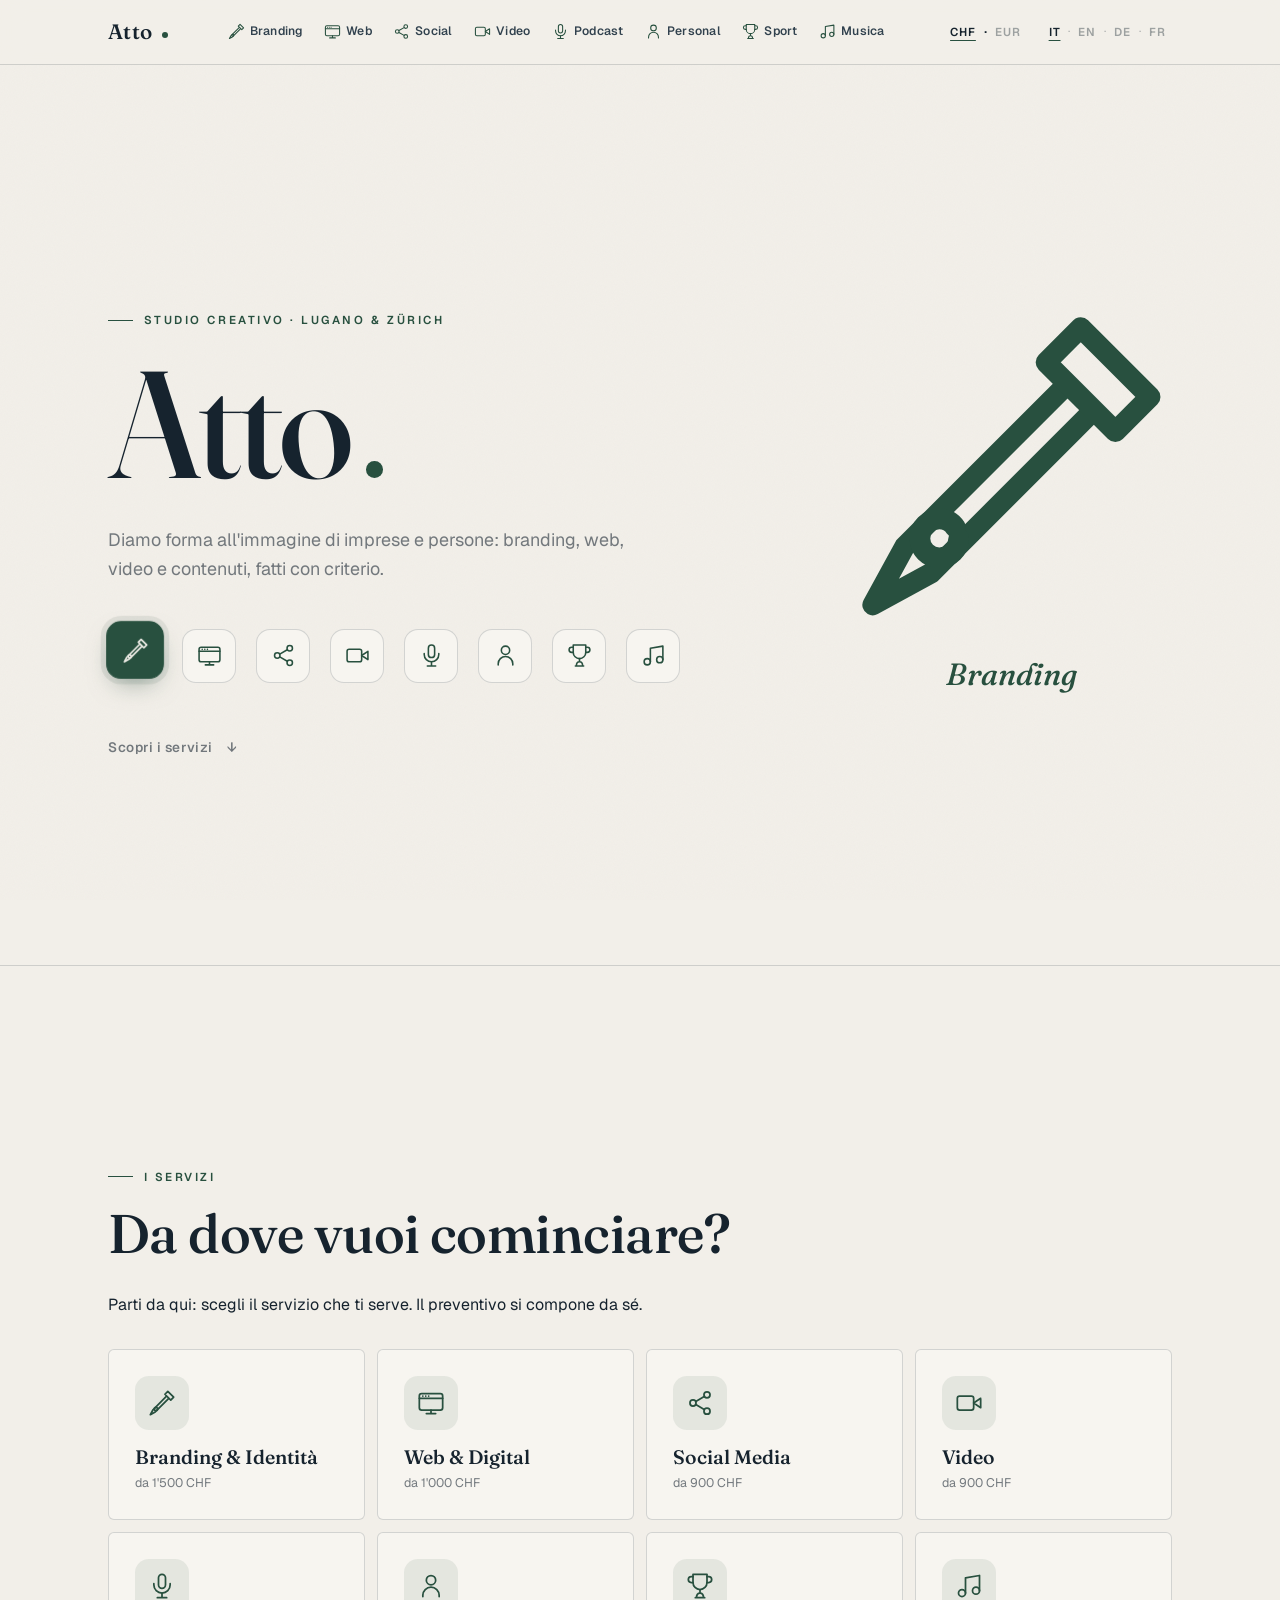
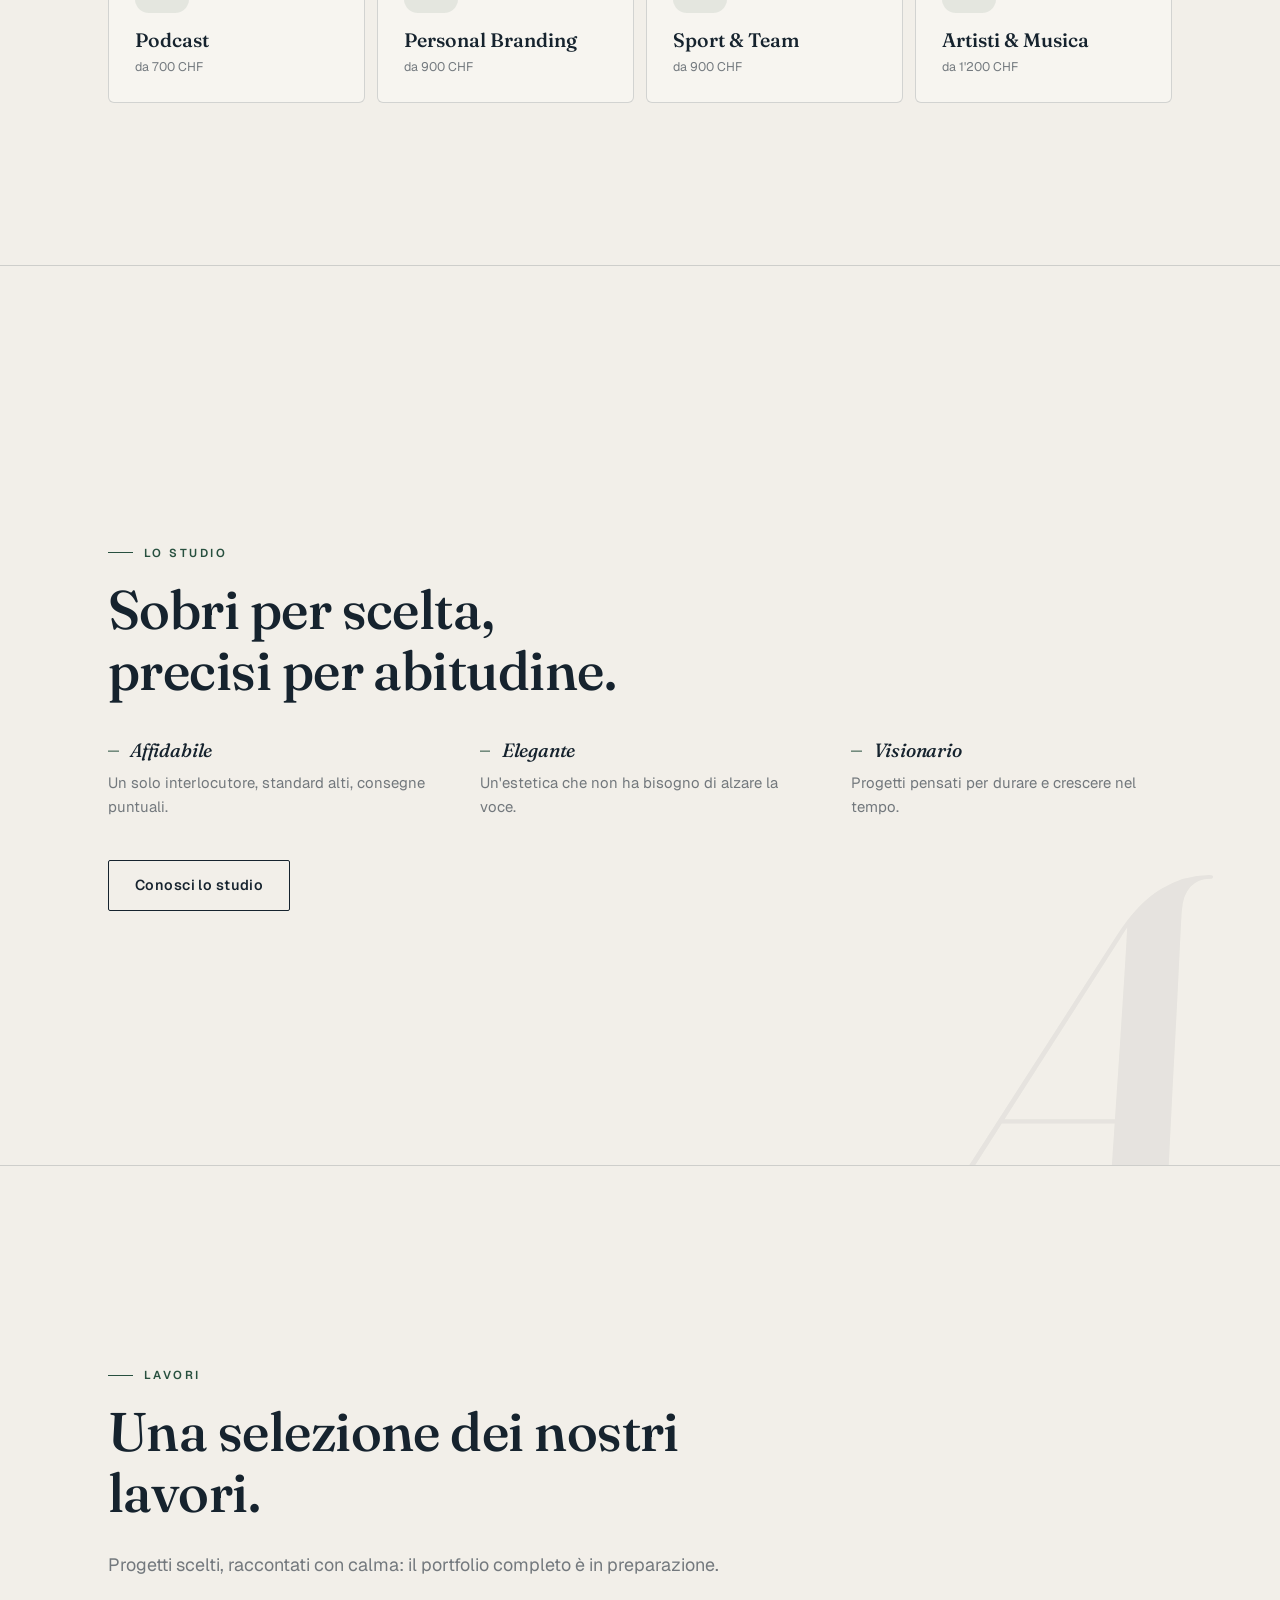
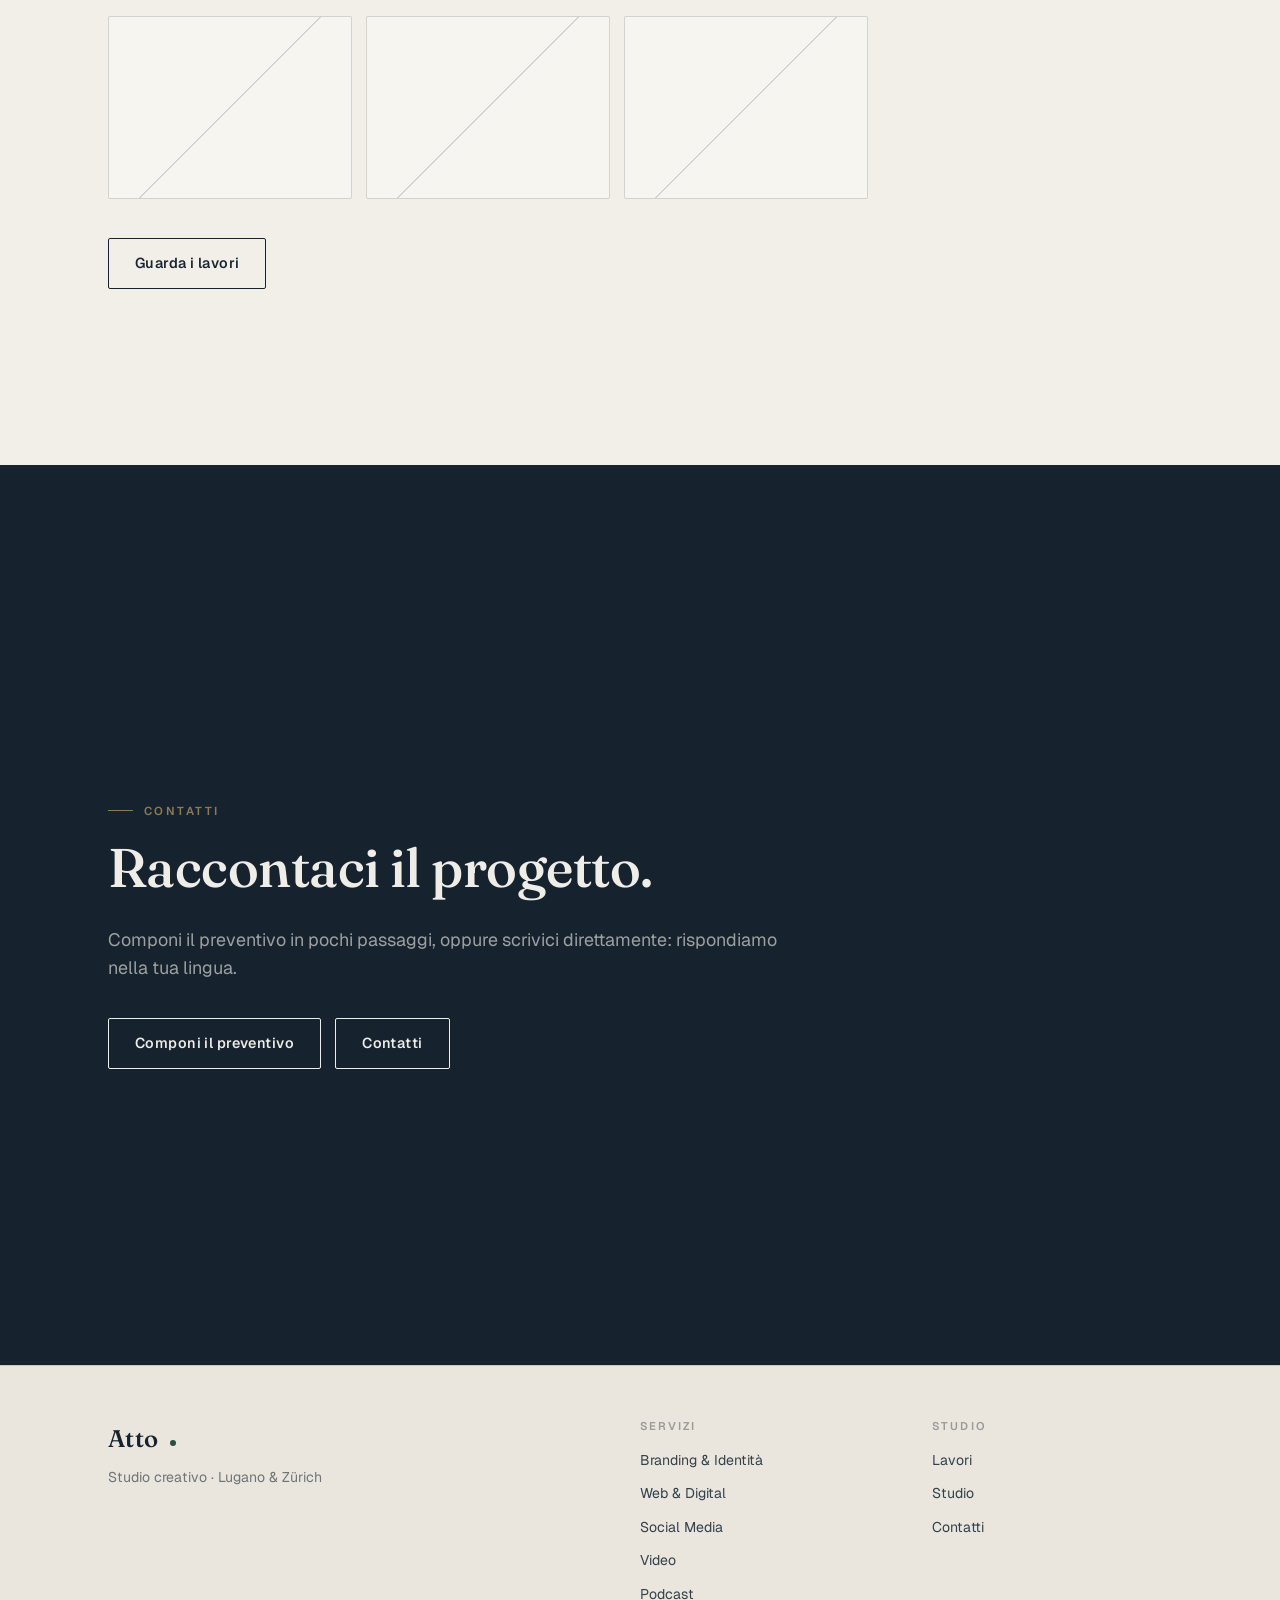
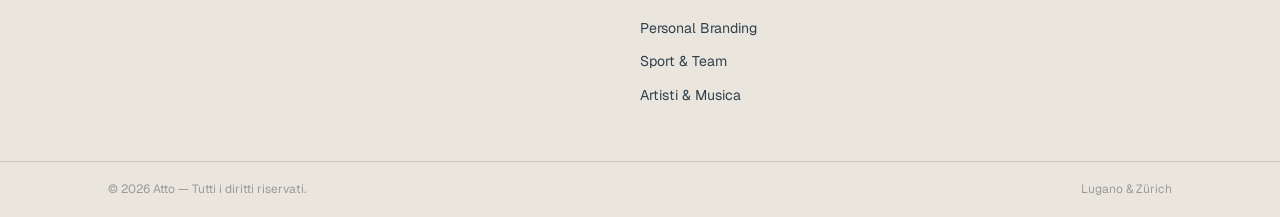
<file: index.html>
<!DOCTYPE html>
<html lang="it">
<head>
<meta charset="UTF-8" />
<meta name="viewport" content="width=device-width, initial-scale=1.0" />
<title>Atto — studio creativo</title>
<meta name="description" content="Branding, web, video e contenuti per imprese e persone che tengono alla propria immagine. Lugano & Zürich." />
<link rel="preconnect" href="https://fonts.googleapis.com" />
<link rel="preconnect" href="https://fonts.gstatic.com" crossorigin />
<link href="https://fonts.googleapis.com/css2?family=Fraunces:ital,opsz,wght@0,9..144,400..620;1,9..144,400..620&family=Geist:wght@400..700&display=swap" rel="stylesheet" />
<link rel="icon" href="favicon.ico" sizes="any" />
<link rel="icon" type="image/png" sizes="32x32" href="img/favicon-32.png" />
<link rel="apple-touch-icon" sizes="180x180" href="img/apple-touch-icon.png" />
<meta property="og:type" content="website" />
<meta property="og:site_name" content="Atto" />
<meta property="og:locale" content="it_CH" />
<meta property="og:title" content="Atto — studio creativo" />
<meta property="og:description" content="Branding, web, video e contenuti su misura. Lugano & Zürich." />
<link rel="stylesheet" href="style.css" />
</head>
<body>

<header class="site-header">
  <div class="header-in">
    <a class="brand" href="index.html">Atto<span class="brand-dot"></span></a>
    <nav class="services-nav" data-services-nav aria-label="Servizi"></nav>
    <div class="header-tools">
      <div class="currency-switch" aria-label="Valuta">
        <button data-currency="CHF">CHF</button><span class="sep">·</span>
        <button data-currency="EUR">EUR</button>
      </div>
      <div class="lang-switch" aria-label="Lingua">
        <button data-lang="it">IT</button><span class="sep">·</span>
        <button data-lang="en">EN</button><span class="sep">·</span>
        <button data-lang="de">DE</button><span class="sep">·</span>
        <button data-lang="fr">FR</button>
      </div>
    </div>
  </div>
</header>

<main>

  <!-- 1 · HERO — presentazione + animazione in loop -->
  <section class="panel home-hero">
    <div class="container">
      <p class="kicker anim-rise" style="--d:0s" data-i18n="hero.kicker">Studio creativo · Lugano &amp; Zürich</p>
      <h1 class="home-brandmark anim-rise" style="--d:.08s">Atto<span class="brand-dot"></span></h1>
      <p class="lede anim-rise" style="--d:.16s" data-i18n="home.hero.claim">Diamo forma all'immagine di imprese e persone: branding, web, video e contenuti, fatti con criterio.</p>
      <div class="hero-loop anim-rise" style="--d:.28s" data-hero-loop></div>
      <p class="hero-loop-caption anim-rise" style="--d:.34s" aria-hidden="true"><span data-loop-caption>&nbsp;</span></p>
      <a class="scroll-hint anim-rise" style="--d:.4s" href="#servizi"><span data-i18n="hero.cta">Scopri i servizi</span>&nbsp;<span class="hint-arrow" aria-hidden="true">↓</span></a>
    </div>
    <!-- palco: l'icona attiva, enorme, si disegna e si ritrae (solo desktop) -->
    <div class="hero-stage" data-hero-stage aria-hidden="true">
      <div class="stage-icon" data-stage-icon></div>
      <p class="stage-label" data-stage-label></p>
    </div>
  </section>

  <!-- 2 · SERVIZI = SCELTA -->
  <section class="panel" id="servizi">
    <div class="container reveal">
      <p class="kicker" data-i18n="home.services.kicker">I servizi</p>
      <h2 class="panel-title" data-i18n="home.services.title">Da dove vuoi cominciare?</h2>
      <p class="hero-sub" data-i18n="hero.pick">Scegli da dove partire. Il preventivo si compone da sé.</p>
      <div class="tiles-grid" data-services-grid></div>
    </div>
  </section>

  <!-- 3 · STUDIO -->
  <section class="panel panel-studio">
    <div class="container reveal">
      <p class="kicker" data-i18n="home.about.kicker">Lo studio</p>
      <h2 class="panel-title" data-i18n-html="about.title">Sobri per scelta,<br>precisi per abitudine.</h2>
      <div class="pillars" style="margin-top:2.4rem;">
        <div class="pillar">
          <h3 class="serif-i" data-i18n="home.p1.t">Affidabile</h3>
          <p class="muted" data-i18n="home.p1.x">Un solo interlocutore, standard alti, consegne puntuali.</p>
        </div>
        <div class="pillar">
          <h3 class="serif-i" data-i18n="home.p2.t">Elegante</h3>
          <p class="muted" data-i18n="home.p2.x">Un'estetica che non ha bisogno di alzare la voce.</p>
        </div>
        <div class="pillar">
          <h3 class="serif-i" data-i18n="home.p3.t">Visionario</h3>
          <p class="muted" data-i18n="home.p3.x">Progetti pensati per durare e crescere nel tempo.</p>
        </div>
      </div>
      <p style="margin-top:2.6rem;"><a class="btn" href="about.html" data-i18n="home.about.cta">Conosci lo studio</a></p>
    </div>
  </section>

  <!-- 4 · LAVORI -->
  <section class="panel panel-work">
    <div class="container reveal">
      <p class="kicker" data-i18n="work.tag">Lavori</p>
      <h2 class="panel-title" data-i18n="work.title">Una selezione dei nostri lavori.</h2>
      <p class="lede" data-i18n="home.work.sub">Progetti scelti, raccontati con calma: il portfolio completo è in preparazione.</p>
      <div class="work-frames" aria-hidden="true">
        <div class="work-frame"></div>
        <div class="work-frame"></div>
        <div class="work-frame"></div>
      </div>
      <p style="margin-top:2.4rem;"><a class="btn" href="work.html" data-i18n="home.work.cta">Guarda i lavori</a></p>
    </div>
  </section>

  <!-- 5 · CTA PREVENTIVO -->
  <section class="panel band-dark">
    <div class="container reveal">
      <p class="kicker" data-i18n="contact.tag">Contatti</p>
      <h2 class="panel-title" data-i18n="contact.title">Raccontaci il progetto.</h2>
      <p class="lede" data-i18n="home.cta.sub">Componi il preventivo in pochi passaggi, oppure scrivici direttamente: rispondiamo nella tua lingua.</p>
      <div class="hero-actions">
        <a class="btn" href="#servizi" data-i18n="svc.explore">Componi il preventivo</a>
        <a class="btn" href="contact.html" data-i18n="nav.contact">Contatti</a>
      </div>
    </div>
  </section>

</main>

<footer class="site-footer">
  <div class="footer-in">
    <div>
      <a class="brand" href="index.html">Atto<span class="brand-dot"></span></a>
      <p class="f-claim" data-i18n="hero.kicker">Studio creativo · Lugano &amp; Zürich</p>
    </div>
    <div class="f-col">
      <h4 data-i18n="nav.services">Servizi</h4>
      <ul>
        <li><a href="service.html?id=branding">Branding &amp; Identità</a></li>
        <li><a href="service.html?id=web">Web &amp; Digital</a></li>
        <li><a href="service.html?id=social">Social Media</a></li>
        <li><a href="service.html?id=video">Video</a></li>
        <li><a href="service.html?id=podcast">Podcast</a></li>
        <li><a href="service.html?id=personal">Personal Branding</a></li>
        <li><a href="service.html?id=sport">Sport &amp; Team</a></li>
        <li><a href="service.html?id=artist">Artisti &amp; Musica</a></li>
      </ul>
    </div>
    <div class="f-col">
      <h4 data-i18n="nav.studio">Studio</h4>
      <ul>
        <li><a href="work.html" data-i18n="nav.work">Lavori</a></li>
        <li><a href="about.html" data-i18n="nav.studio">Studio</a></li>
        <li><a href="contact.html" data-i18n="nav.contact">Contatti</a></li>
      </ul>
    </div>
  </div>
  <div class="footer-base">
    <div class="container">
      <span>© <span data-year>2026</span> Atto — <span data-i18n="foot.rights">Tutti i diritti riservati.</span></span>
      <span>Lugano &amp; Zürich</span>
    </div>
  </div>
</footer>

<script src="js/data.js"></script>
<script src="js/i18n.js"></script>
<script src="js/catalog-i18n.js"></script>
<script src="app.js"></script>
</body>
</html>
</file>
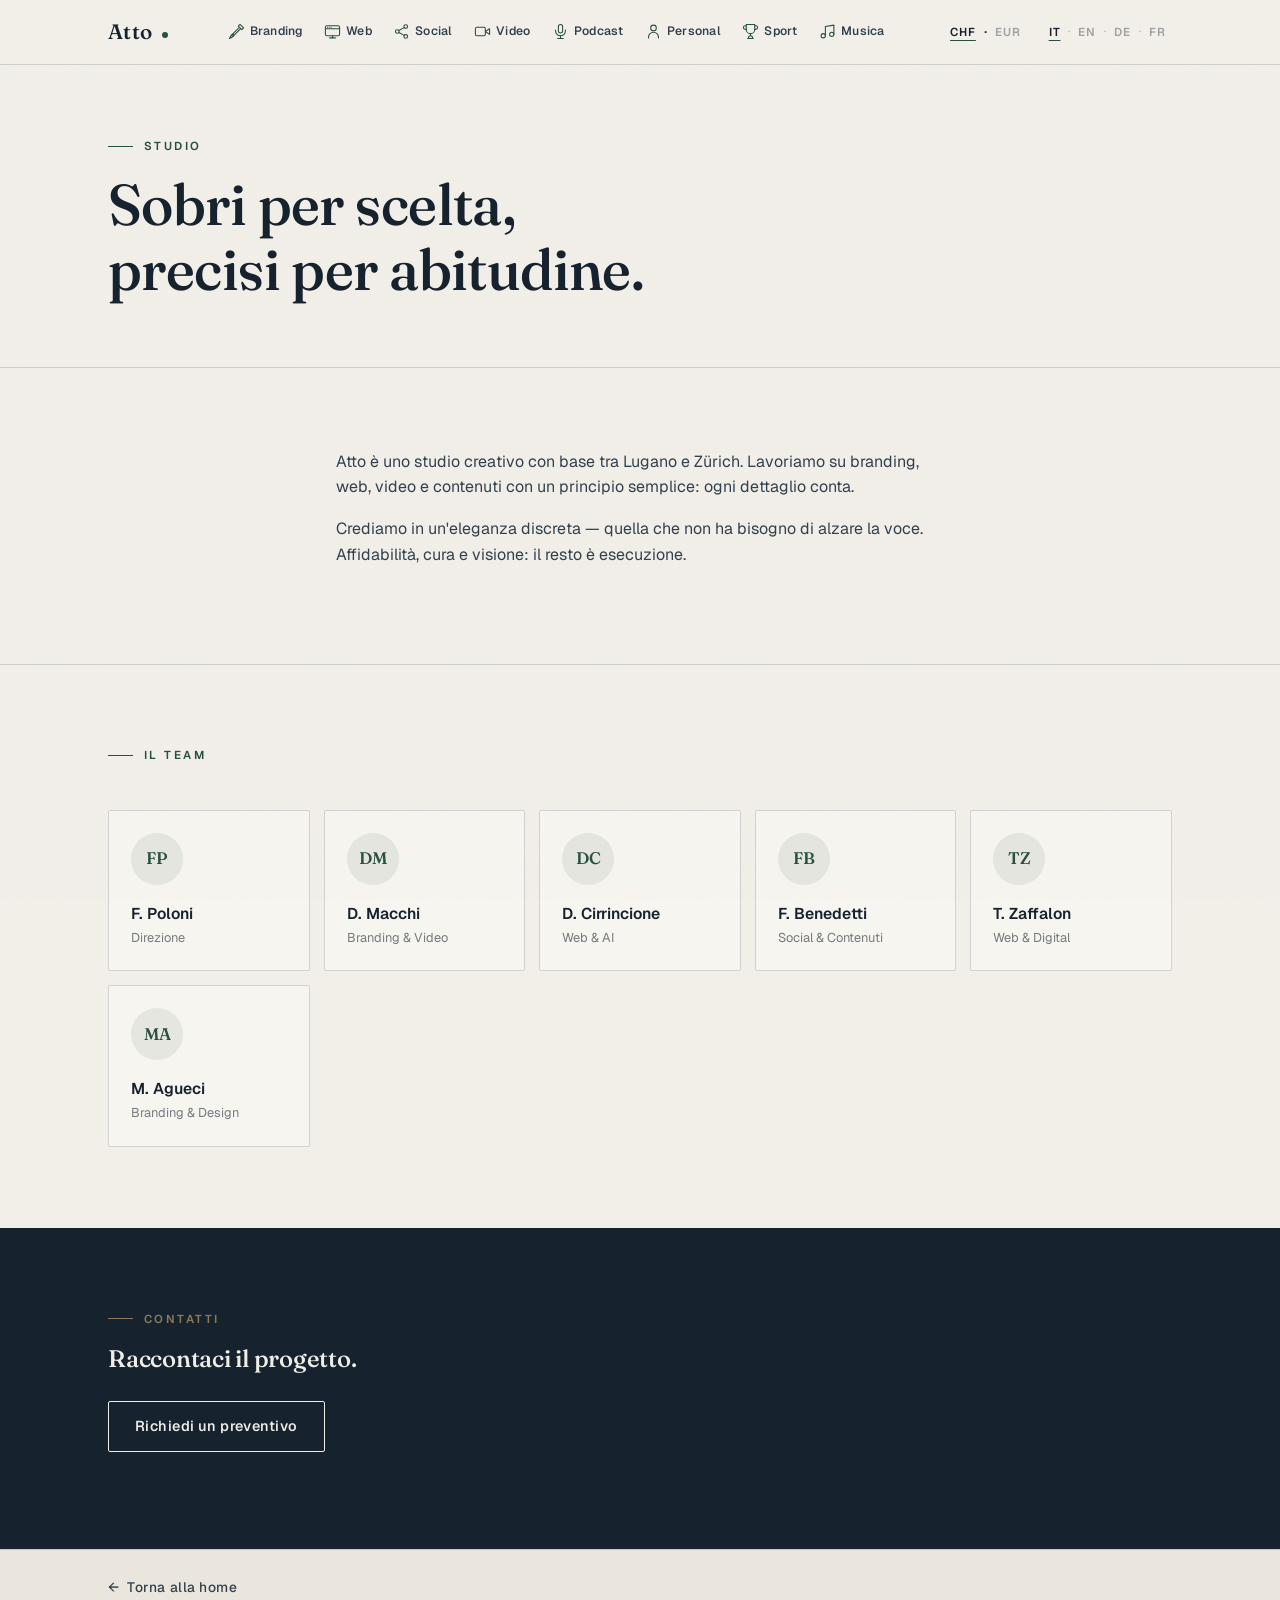
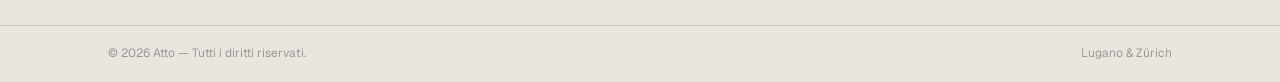
<file: about.html>
<!DOCTYPE html>
<html lang="it">
<head>
<meta charset="UTF-8" />
<meta name="viewport" content="width=device-width, initial-scale=1.0" />
<title>Studio — Atto</title>
<meta name="description" content="Atto è uno studio creativo con base tra Lugano e Zürich. Branding, web, video e contenuti." />
<link rel="preconnect" href="https://fonts.googleapis.com" />
<link rel="preconnect" href="https://fonts.gstatic.com" crossorigin />
<link href="https://fonts.googleapis.com/css2?family=Fraunces:ital,opsz,wght@0,9..144,400..620;1,9..144,400..620&family=Geist:wght@400..700&display=swap" rel="stylesheet" />
<link rel="icon" href="favicon.ico" sizes="any" />
<link rel="icon" type="image/png" sizes="32x32" href="img/favicon-32.png" />
<link rel="apple-touch-icon" sizes="180x180" href="img/apple-touch-icon.png" />
<link rel="stylesheet" href="style.css" />
</head>
<body>

<header class="site-header">
  <div class="header-in">
    <a class="brand" href="index.html">Atto<span class="brand-dot"></span></a>
    <nav class="services-nav" data-services-nav aria-label="Servizi"></nav>
    <div class="header-tools">
      <div class="currency-switch" aria-label="Valuta">
        <button data-currency="CHF">CHF</button><span class="sep">·</span>
        <button data-currency="EUR">EUR</button>
      </div>
      <div class="lang-switch" aria-label="Lingua">
        <button data-lang="it">IT</button><span class="sep">·</span>
        <button data-lang="en">EN</button><span class="sep">·</span>
        <button data-lang="de">DE</button><span class="sep">·</span>
        <button data-lang="fr">FR</button>
      </div>
    </div>
  </div>
</header>

<main>

  <section class="page-hero">
    <div class="container">
      <p class="kicker" data-i18n="about.tag">Studio</p>
      <h1 data-i18n-html="about.title">Sobri per scelta,<br>precisi per abitudine.</h1>
    </div>
  </section>

  <section class="section">
    <div class="container prose reveal">
      <p data-i18n="about.txt1">Atto è uno studio creativo con base tra Lugano e Zürich. Lavoriamo su branding, web, video e contenuti con un principio semplice: ogni dettaglio conta.</p>
      <p data-i18n="about.txt2">Crediamo in un'eleganza discreta — quella che non ha bisogno di alzare la voce. Affidabilità, cura e visione: il resto è esecuzione.</p>
    </div>
  </section>

  <section class="section">
    <div class="container">
      <div class="section-head reveal">
        <p class="kicker" data-i18n="about.team">Il team</p>
      </div>
      <div class="team-grid" data-team-grid></div>
    </div>
  </section>

  <section class="section band-dark">
    <div class="container reveal">
      <p class="kicker" data-i18n="contact.tag">Contatti</p>
      <h2 data-i18n="contact.title">Raccontaci il progetto.</h2>
      <p style="margin-top:1.8rem;"><a class="btn" href="contact.html" data-i18n="nav.quote">Richiedi un preventivo</a></p>
    </div>
  </section>

</main>

<footer class="site-footer">
  <div class="footer-back">
    <div class="container">
      <a class="back-home" href="index.html"><span aria-hidden="true">←</span>&nbsp;<span data-i18n="nav.backhome">Torna alla home</span></a>
    </div>
  </div>
  <div class="footer-base">
    <div class="container">
      <span>© <span data-year>2026</span> Atto — <span data-i18n="foot.rights">Tutti i diritti riservati.</span></span>
      <span>Lugano &amp; Zürich</span>
    </div>
  </div>
</footer>

<script src="js/data.js"></script>
<script src="js/i18n.js"></script>
<script src="js/catalog-i18n.js"></script>
<script src="app.js"></script>
</body>
</html>
</file>
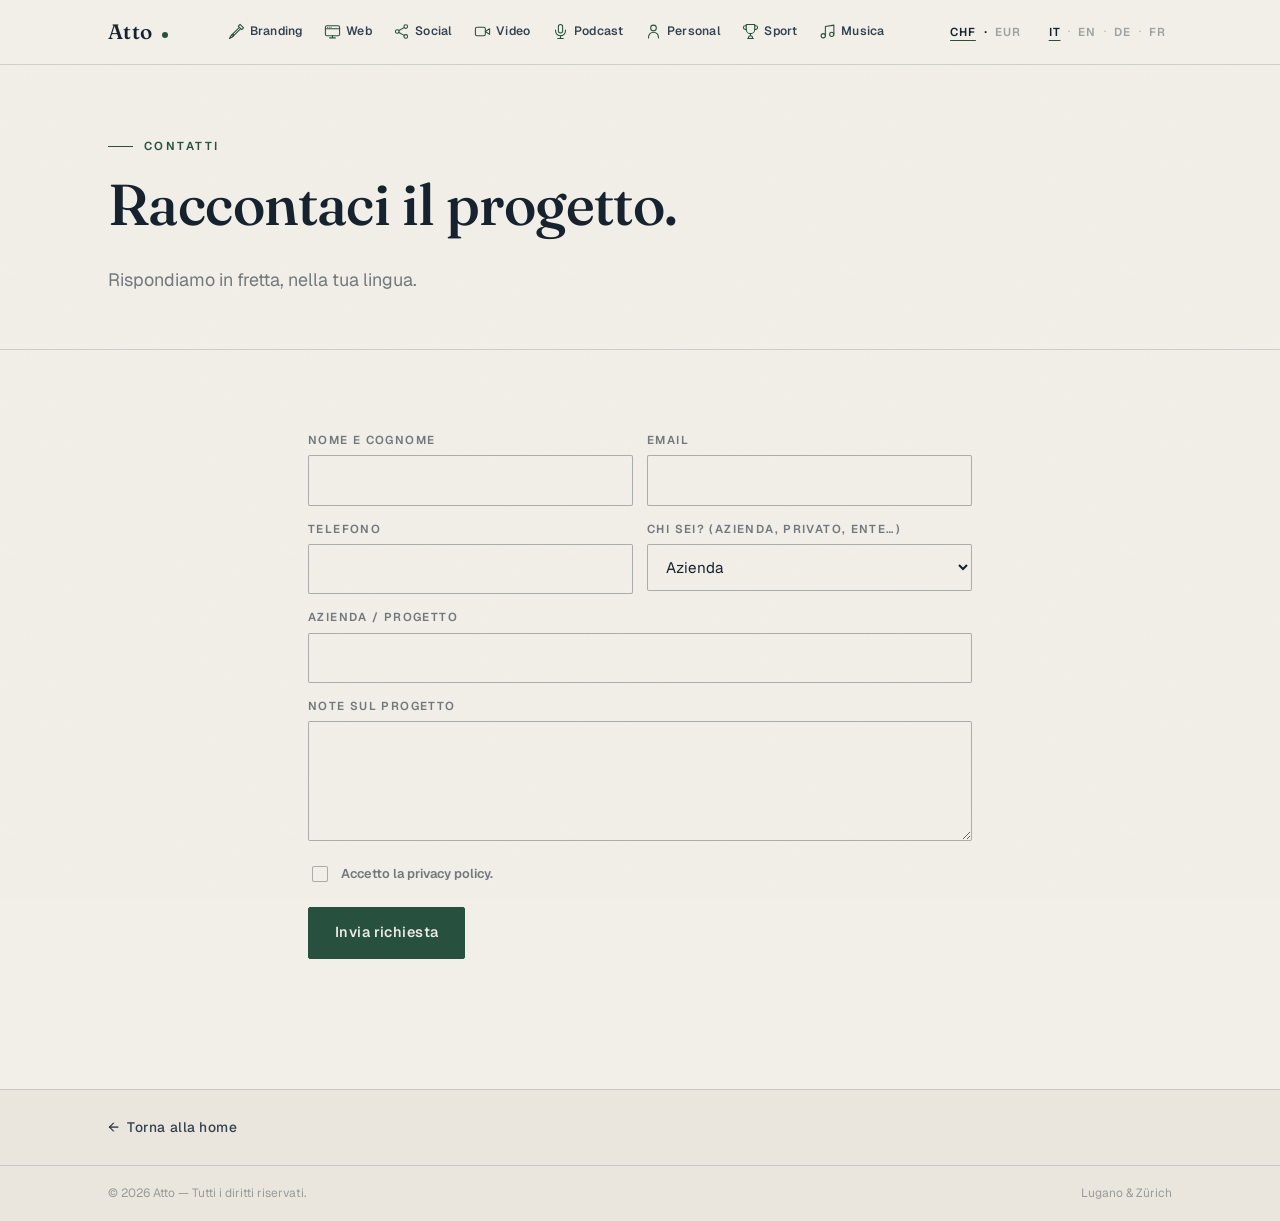
<file: contact.html>
<!DOCTYPE html>
<html lang="it">
<head>
<meta charset="UTF-8" />
<meta name="viewport" content="width=device-width, initial-scale=1.0" />
<title>Contatti — Atto</title>
<meta name="description" content="Raccontaci il progetto: rispondiamo entro un giorno lavorativo, nella tua lingua." />
<link rel="preconnect" href="https://fonts.googleapis.com" />
<link rel="preconnect" href="https://fonts.gstatic.com" crossorigin />
<link href="https://fonts.googleapis.com/css2?family=Fraunces:ital,opsz,wght@0,9..144,400..620;1,9..144,400..620&family=Geist:wght@400..700&display=swap" rel="stylesheet" />
<link rel="icon" href="favicon.ico" sizes="any" />
<link rel="icon" type="image/png" sizes="32x32" href="img/favicon-32.png" />
<link rel="apple-touch-icon" sizes="180x180" href="img/apple-touch-icon.png" />
<link rel="stylesheet" href="style.css" />
</head>
<body>

<header class="site-header">
  <div class="header-in">
    <a class="brand" href="index.html">Atto<span class="brand-dot"></span></a>
    <nav class="services-nav" data-services-nav aria-label="Servizi"></nav>
    <div class="header-tools">
      <div class="currency-switch" aria-label="Valuta">
        <button data-currency="CHF">CHF</button><span class="sep">·</span>
        <button data-currency="EUR">EUR</button>
      </div>
      <div class="lang-switch" aria-label="Lingua">
        <button data-lang="it">IT</button><span class="sep">·</span>
        <button data-lang="en">EN</button><span class="sep">·</span>
        <button data-lang="de">DE</button><span class="sep">·</span>
        <button data-lang="fr">FR</button>
      </div>
    </div>
  </div>
</header>

<main>

  <section class="page-hero">
    <div class="container">
      <p class="kicker" data-i18n="contact.tag">Contatti</p>
      <h1 data-i18n="contact.title">Raccontaci il progetto.</h1>
      <p class="lede" data-i18n="contact.sub">Rispondiamo in fretta, nella tua lingua.</p>
    </div>
  </section>

  <section class="section">
    <div class="container" style="max-width:760px;">
      <form data-contact-form action="https://formspree.io/f/[FORMSPREE_FORM_ID]" method="POST">
        <div class="form-grid">
          <div class="field">
            <label for="f-name" data-i18n="form.name">Nome e cognome</label>
            <input id="f-name" name="name" type="text" required autocomplete="name" />
          </div>
          <div class="field">
            <label for="f-email" data-i18n="form.email">Email</label>
            <input id="f-email" name="email" type="email" required autocomplete="email" />
          </div>
          <div class="field">
            <label for="f-phone" data-i18n="form.phone">Telefono</label>
            <input id="f-phone" name="phone" type="tel" autocomplete="tel" />
          </div>
          <div class="field">
            <label for="f-role" data-i18n="form.role">Chi sei? (azienda, privato, ente…)</label>
            <select id="f-role" name="role">
              <option value="azienda" data-i18n="form.role.company">Azienda</option>
              <option value="privato" data-i18n="form.role.private">Privato / libero professionista</option>
              <option value="ente" data-i18n="form.role.institution">Ente / istituzione</option>
              <option value="atleta" data-i18n="form.role.athlete">Atleta / team sportivo</option>
              <option value="artista" data-i18n="form.role.artist">Artista / musicista</option>
              <option value="altro" data-i18n="form.role.other">Altro</option>
            </select>
          </div>
          <div class="field full">
            <label for="f-company" data-i18n="form.company">Azienda / progetto</label>
            <input id="f-company" name="company" type="text" autocomplete="organization" />
          </div>
          <div class="field full">
            <label for="f-message" data-i18n="form.message">Note sul progetto</label>
            <textarea id="f-message" name="message" required></textarea>
          </div>
          <div class="field full form-consent">
            <input id="f-privacy" type="checkbox" required />
            <label for="f-privacy" data-i18n="form.privacy" style="text-transform:none;letter-spacing:0;font-size:.8rem;">Accetto la privacy policy.</label>
          </div>
        </div>
        <input type="hidden" name="_subject" value="Contatto dal sito — Atto" />
        <input type="hidden" name="lang" value="it" data-hidden-lang />
        <input type="text" name="_gotcha" style="display:none" tabindex="-1" autocomplete="off" />
        <p style="margin-top:1.4rem;">
          <button class="btn btn-pine" type="submit" data-i18n="form.submit">Invia richiesta</button>
        </p>
        <p class="form-status" data-form-status aria-live="polite"></p>
      </form>
    </div>
  </section>

</main>

<footer class="site-footer">
  <div class="footer-back">
    <div class="container">
      <a class="back-home" href="index.html"><span aria-hidden="true">←</span>&nbsp;<span data-i18n="nav.backhome">Torna alla home</span></a>
    </div>
  </div>
  <div class="footer-base">
    <div class="container">
      <span>© <span data-year>2026</span> Atto — <span data-i18n="foot.rights">Tutti i diritti riservati.</span></span>
      <span>Lugano &amp; Zürich</span>
    </div>
  </div>
</footer>

<script src="js/data.js"></script>
<script src="js/i18n.js"></script>
<script src="js/catalog-i18n.js"></script>
<script src="app.js"></script>
<script>
(function () {
  var form = document.querySelector("[data-contact-form]");
  var status = document.querySelector("[data-form-status]");
  var I = window.ATTO_I18N;
  if (!form) return;
  var langField = form.querySelector("[data-hidden-lang]");
  form.addEventListener("submit", function (ev) {
    ev.preventDefault();
    if (langField && I) langField.value = I.getLang();
    if (status) { status.textContent = "…"; status.className = "form-status"; }
    fetch(form.action, { method: "POST", body: new FormData(form), headers: { Accept: "application/json" } })
      .then(function (res) {
        if (res.ok) {
          if (status) { status.textContent = I ? I.t("form.success") : "Inviato."; status.className = "form-status ok"; }
          form.reset();
        } else { throw new Error("send failed"); }
      })
      .catch(function () {
        if (status) { status.textContent = I ? I.t("form.error") : "Errore."; status.className = "form-status err"; }
      });
  });
})();
</script>
</body>
</html>
</file>
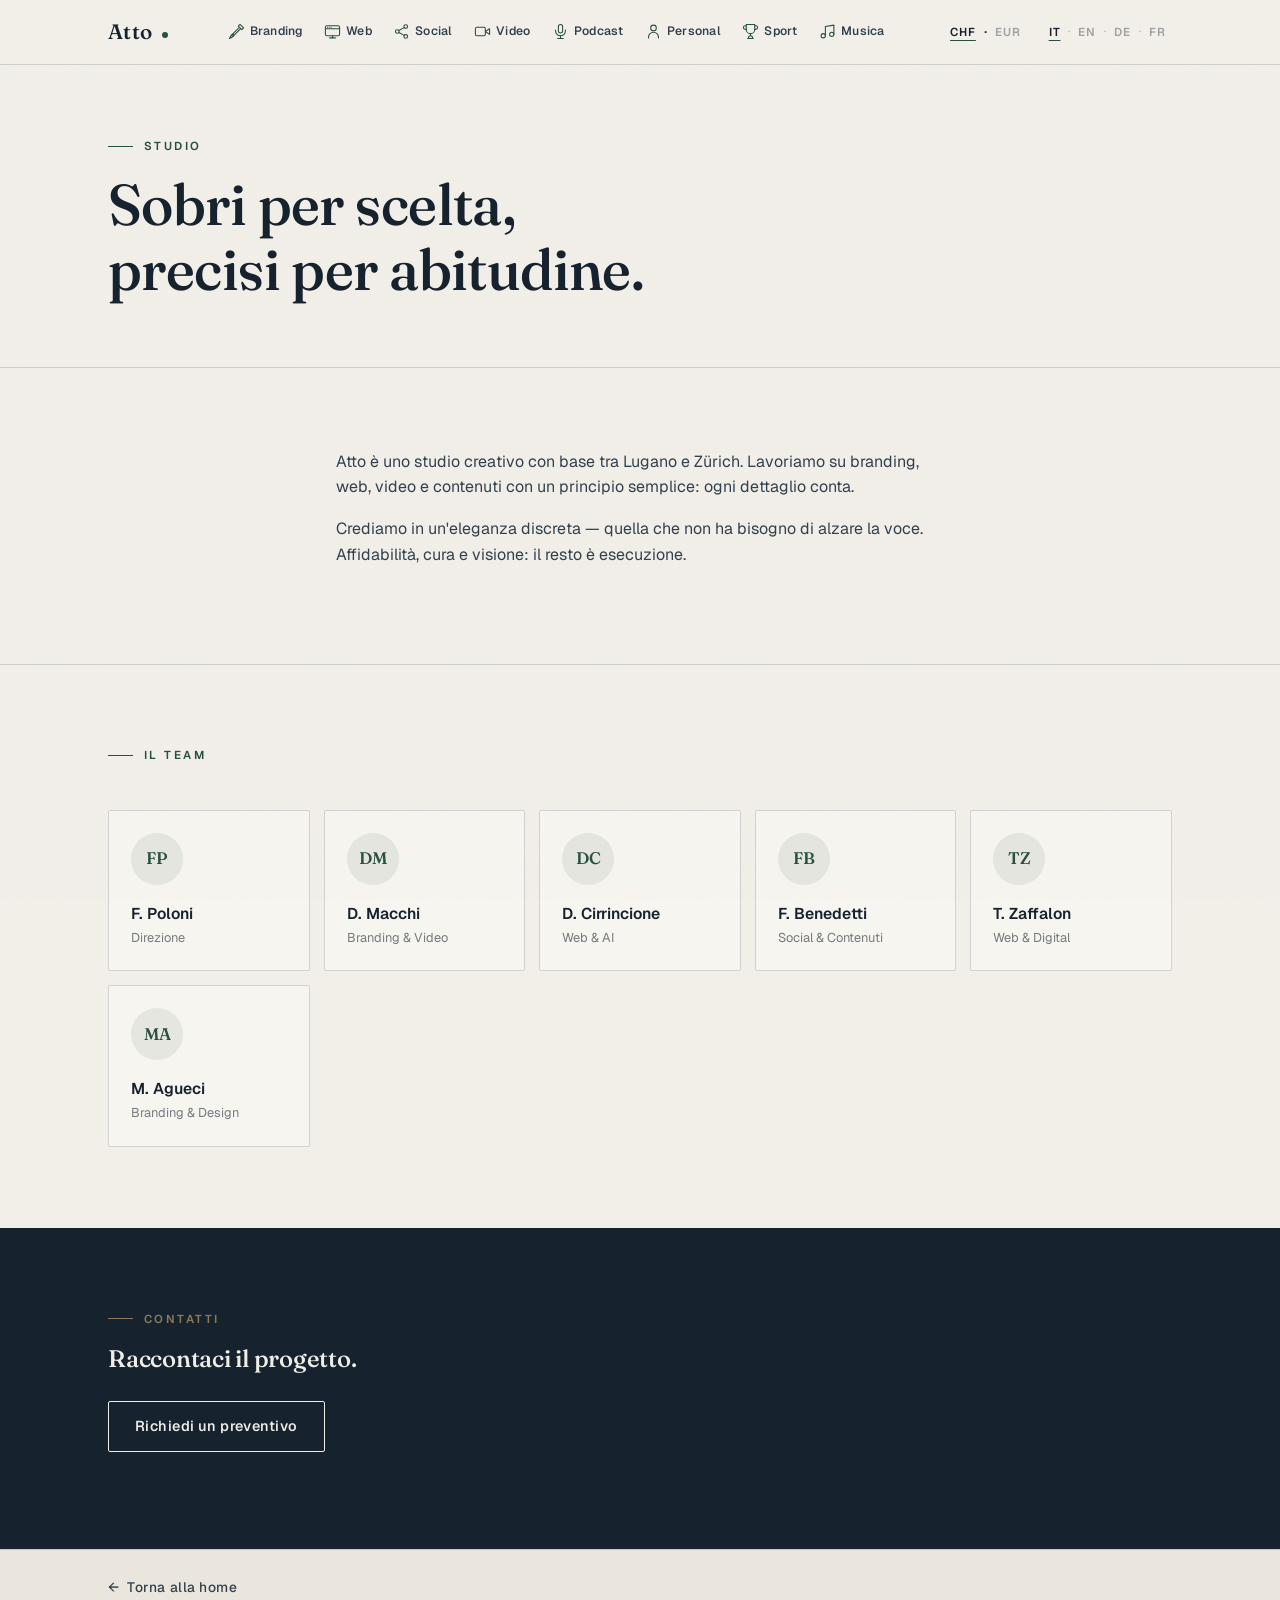
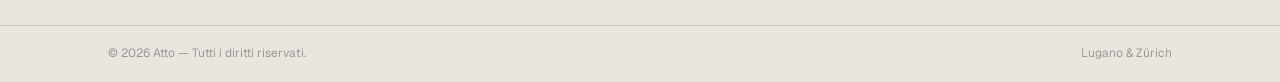
<file: member.html>
<!DOCTYPE html>
<!-- Pagina deprecata (redesign 2026-07): le schede membro sono state
     assorbite dalla pagina Studio. Questa pagina reindirizza lì. -->
<html lang="it">
<head>
<meta charset="UTF-8" />
<meta http-equiv="refresh" content="0; url=about.html" />
<title>Studio — Atto</title>
<link rel="canonical" href="about.html" />
<script>location.replace("about.html");</script>
</head>
<body>
<p><a href="about.html">Vai alla pagina Studio →</a></p>
</body>
</html>
</file>
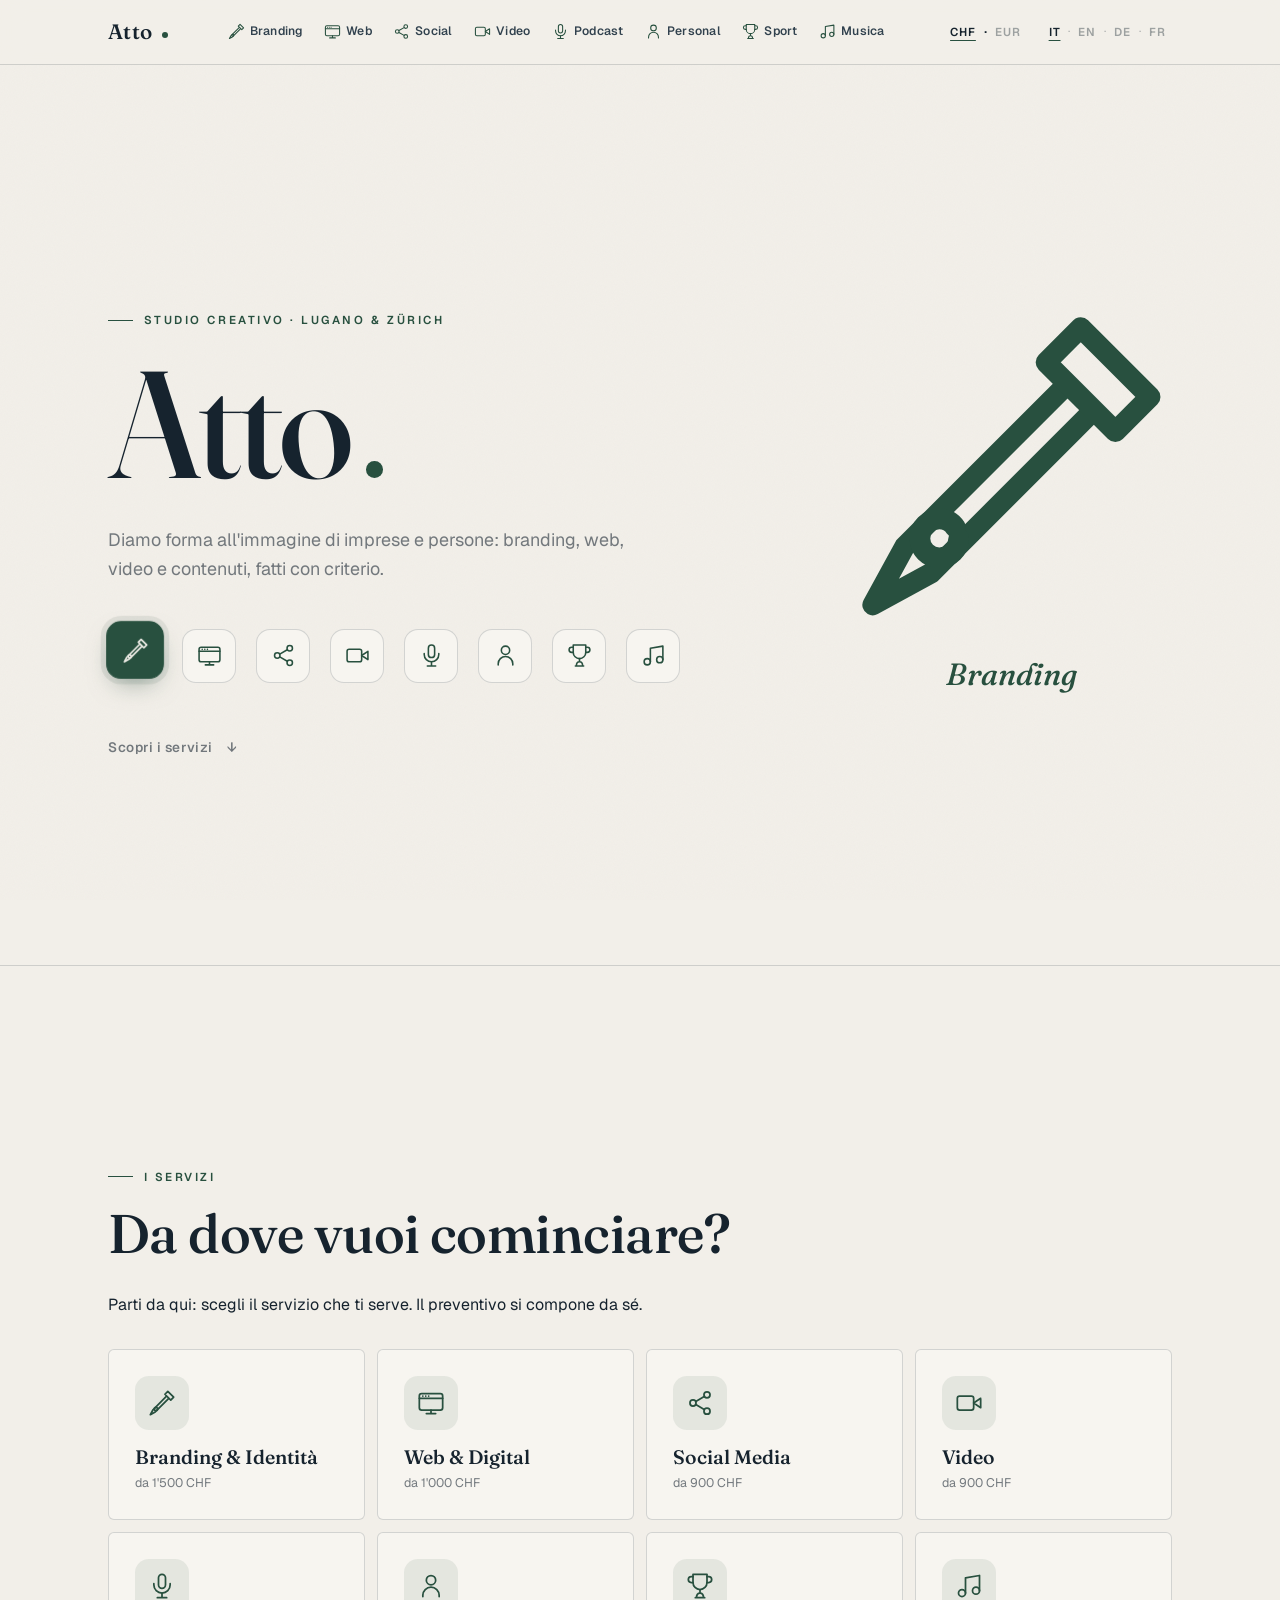
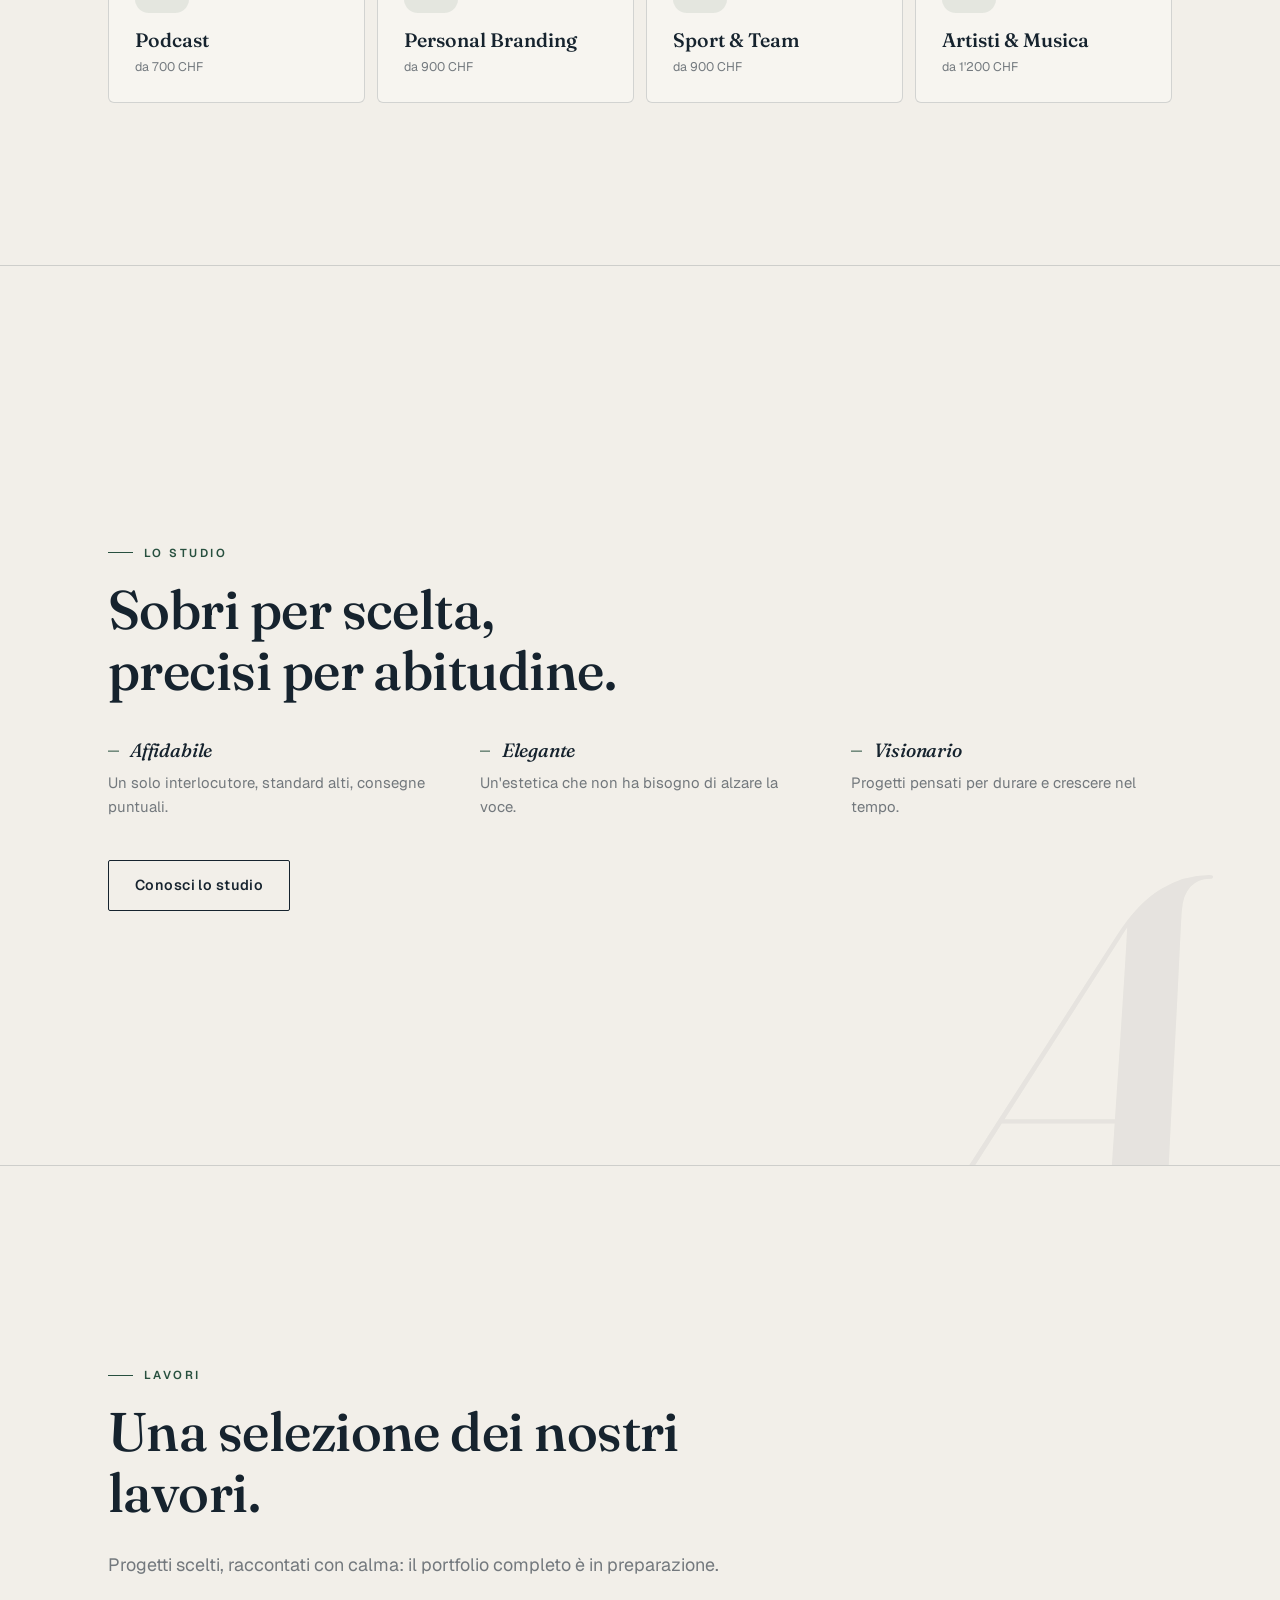
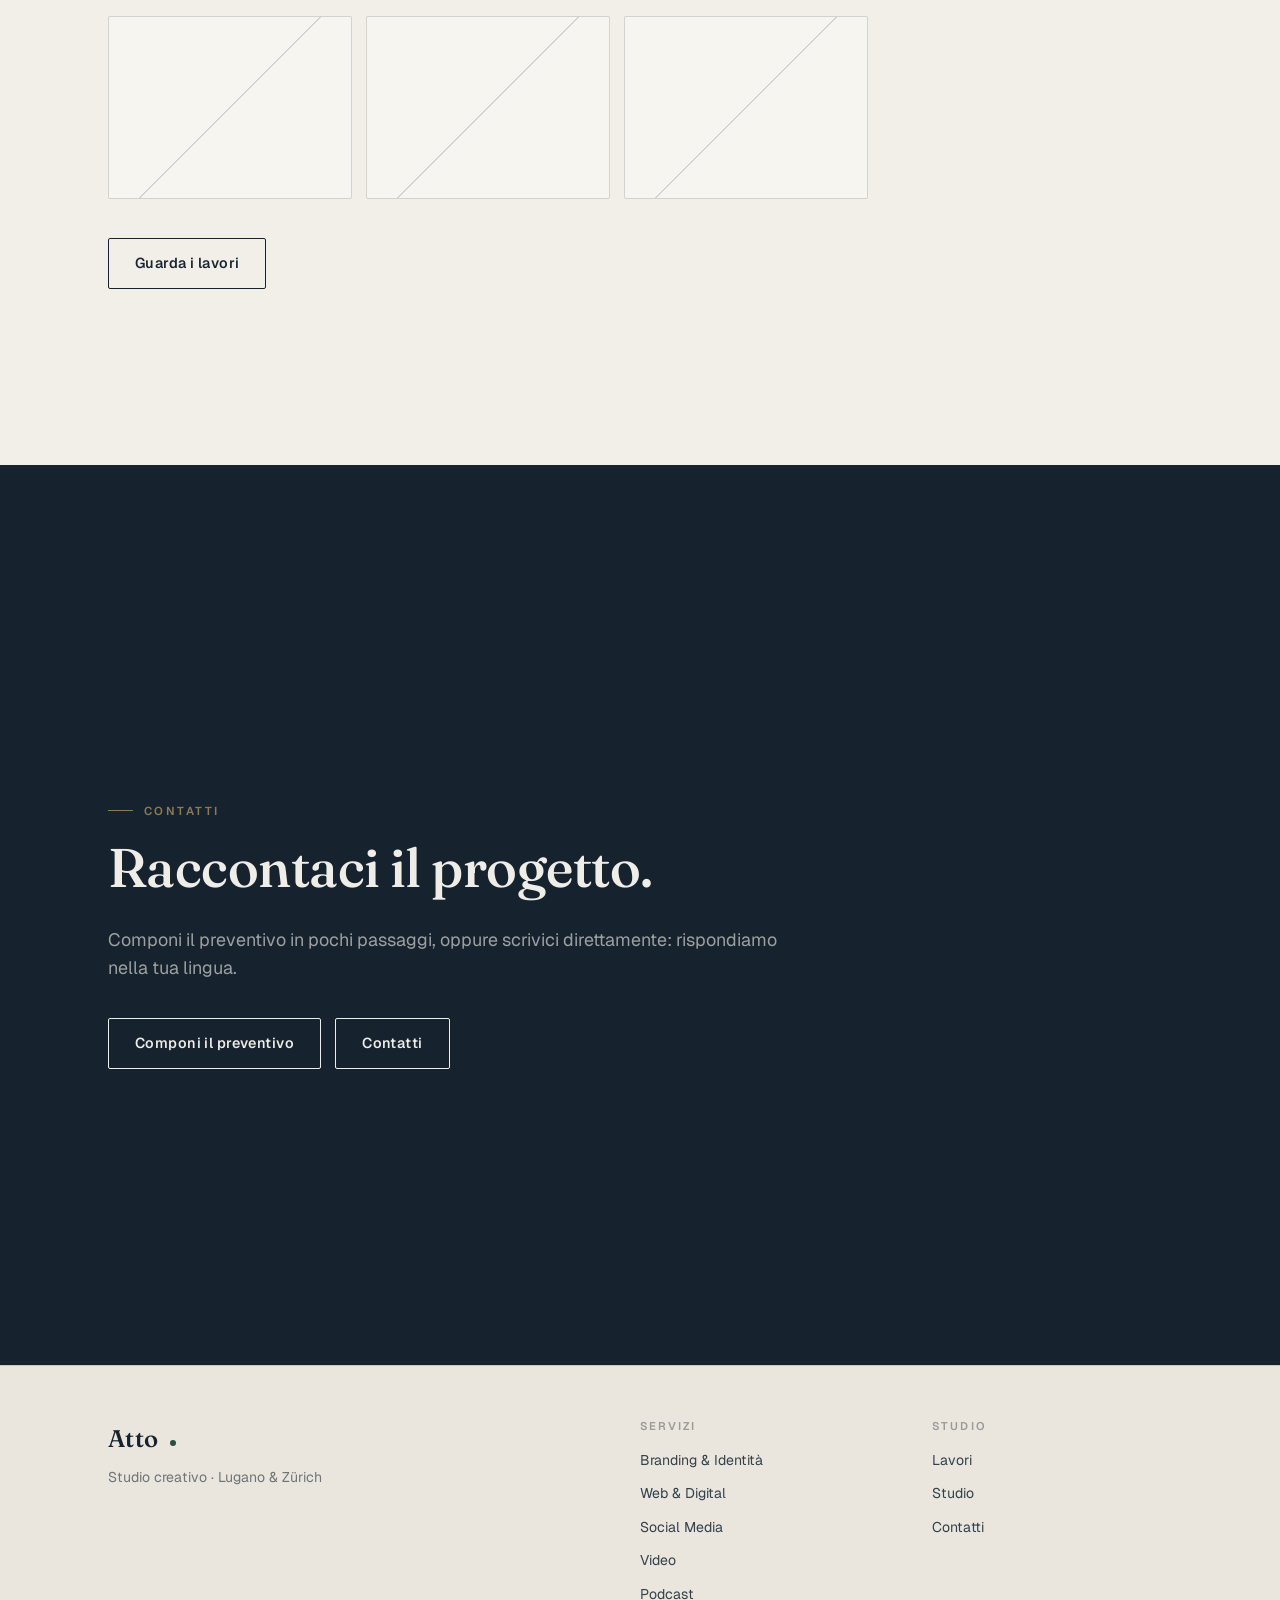
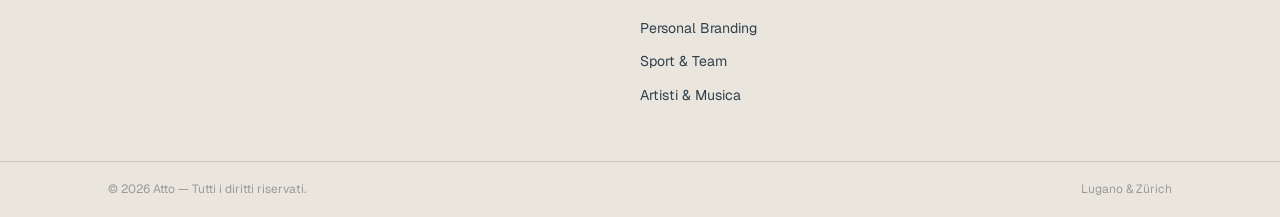
<file: service.html>
<!DOCTYPE html>
<html lang="it">
<head>
<meta charset="UTF-8" />
<meta name="viewport" content="width=device-width, initial-scale=1.0" />
<title>Servizio — Atto</title>
<meta name="description" content="Componi il tuo preventivo: scegli la linea, il livello e i complementi." />
<link rel="preconnect" href="https://fonts.googleapis.com" />
<link rel="preconnect" href="https://fonts.gstatic.com" crossorigin />
<link href="https://fonts.googleapis.com/css2?family=Fraunces:ital,opsz,wght@0,9..144,400..620;1,9..144,400..620&family=Geist:wght@400..700&display=swap" rel="stylesheet" />
<link rel="icon" href="favicon.ico" sizes="any" />
<link rel="icon" type="image/png" sizes="32x32" href="img/favicon-32.png" />
<link rel="apple-touch-icon" sizes="180x180" href="img/apple-touch-icon.png" />
<link rel="stylesheet" href="style.css" />
</head>
<body>

<header class="site-header">
  <div class="header-in">
    <a class="brand" href="index.html">Atto<span class="brand-dot"></span></a>
    <nav class="services-nav" data-services-nav aria-label="Servizi"></nav>
    <div class="header-tools">
      <div class="currency-switch" aria-label="Valuta">
        <button data-currency="CHF">CHF</button><span class="sep">·</span>
        <button data-currency="EUR">EUR</button>
      </div>
      <div class="lang-switch" aria-label="Lingua">
        <button data-lang="it">IT</button><span class="sep">·</span>
        <button data-lang="en">EN</button><span class="sep">·</span>
        <button data-lang="de">DE</button><span class="sep">·</span>
        <button data-lang="fr">FR</button>
      </div>
    </div>
  </div>
</header>

<main>

  <section class="service-hero">
    <div class="container">
      <p class="kicker anim-rise" style="--d:0s"><span data-i18n="nav.services">Servizi</span></p>
      <h1 class="anim-rise" style="--d:.08s" data-service-name>—</h1>
      <p class="lede anim-rise" style="--d:.16s" data-service-tagline></p>
    </div>
  </section>

  <div class="container">
    <div class="flow-steps" data-flow-steps></div>
  </div>

  <div class="container">
    <div class="service-layout">

      <div class="service-main">

        <!-- WIZARD: uno step alla volta (render via js/service.js) -->
        <div class="wizard" data-wizard aria-live="polite"></div>

        <!-- STEP FINALE · form (visibile solo all'ultimo passo) -->
        <section class="step-block quote-form-block" id="step-form" hidden>
          <p class="kicker" data-i18n="form.title">Parliamone</p>
          <p class="step-hint" data-i18n="form.sub">Lascia i tuoi recapiti: rispondiamo entro un giorno lavorativo.</p>
          <form data-quote-form action="https://formspree.io/f/[FORMSPREE_FORM_ID]" method="POST">
            <div class="form-grid">
              <div class="field">
                <label for="f-name" data-i18n="form.name">Nome e cognome</label>
                <input id="f-name" name="name" type="text" required autocomplete="name" />
              </div>
              <div class="field">
                <label for="f-email" data-i18n="form.email">Email</label>
                <input id="f-email" name="email" type="email" required autocomplete="email" />
              </div>
              <div class="field">
                <label for="f-phone" data-i18n="form.phone">Telefono</label>
                <input id="f-phone" name="phone" type="tel" autocomplete="tel" />
              </div>
              <div class="field">
                <label for="f-role" data-i18n="form.role">Chi sei? (azienda, privato, ente…)</label>
                <select id="f-role" name="role">
                  <option value="azienda" data-i18n="form.role.company">Azienda</option>
                  <option value="privato" data-i18n="form.role.private">Privato / libero professionista</option>
                  <option value="ente" data-i18n="form.role.institution">Ente / istituzione</option>
                  <option value="atleta" data-i18n="form.role.athlete">Atleta / team sportivo</option>
                  <option value="artista" data-i18n="form.role.artist">Artista / musicista</option>
                  <option value="altro" data-i18n="form.role.other">Altro</option>
                </select>
              </div>
              <div class="field full">
                <label for="f-company" data-i18n="form.company">Azienda / progetto</label>
                <input id="f-company" name="company" type="text" autocomplete="organization" />
              </div>
              <div class="field full">
                <label for="f-message" data-i18n="form.message">Note sul progetto</label>
                <textarea id="f-message" name="message"></textarea>
              </div>
              <div class="field full form-consent">
                <input id="f-privacy" type="checkbox" required />
                <label for="f-privacy" data-i18n="form.privacy" style="text-transform:none;letter-spacing:0;font-size:.8rem;">Accetto la privacy policy.</label>
              </div>
            </div>
            <input type="hidden" name="_subject" value="Richiesta preventivo — Atto" />
            <input type="hidden" name="lang" value="it" data-hidden-lang />
            <input type="hidden" name="servizio" value="" data-hidden-service />
            <input type="hidden" name="profilo" value="" data-hidden-persona />
            <input type="hidden" name="pacchetto" value="" data-hidden-package />
            <input type="hidden" name="valuta" value="CHF" data-hidden-currency />
            <textarea name="riepilogo" hidden data-hidden-summary></textarea>
            <input type="text" name="_gotcha" style="display:none" tabindex="-1" autocomplete="off" />
            <p style="margin-top:1.4rem;">
              <button class="btn btn-pine" type="submit" data-i18n="form.submit">Invia richiesta</button>
            </p>
            <p class="form-status" data-form-status aria-live="polite"></p>
          </form>
        </section>

      </div>

      <!-- RIEPILOGO STICKY -->
      <aside class="quote-panel" data-quote-panel>
        <h3 data-i18n="quote.summary">Il tuo preventivo</h3>
        <div class="quote-rows" data-quote-rows>
          <p class="quote-empty" data-i18n="quote.empty">Scegli un pacchetto per iniziare.</p>
        </div>
        <p class="quote-estimate" data-i18n="quote.estimate">Stima indicativa: il preventivo definitivo viene confermato insieme.</p>
        <a class="btn btn-primary" href="#step-form" data-i18n="quote.send">Invia la richiesta</a>
      </aside>

    </div>
  </div>

</main>

<footer class="site-footer">
  <div class="footer-back">
    <div class="container">
      <a class="back-home" href="index.html"><span aria-hidden="true">←</span>&nbsp;<span data-i18n="nav.backhome">Torna alla home</span></a>
    </div>
  </div>
  <div class="footer-base">
    <div class="container">
      <span>© <span data-year>2026</span> Atto — <span data-i18n="foot.rights">Tutti i diritti riservati.</span></span>
      <span>Lugano &amp; Zürich</span>
    </div>
  </div>
</footer>

<script src="js/data.js"></script>
<script src="js/i18n.js"></script>
<script src="js/catalog-i18n.js"></script>
<script src="app.js"></script>
<script src="js/service.js"></script>
</body>
</html>
</file>
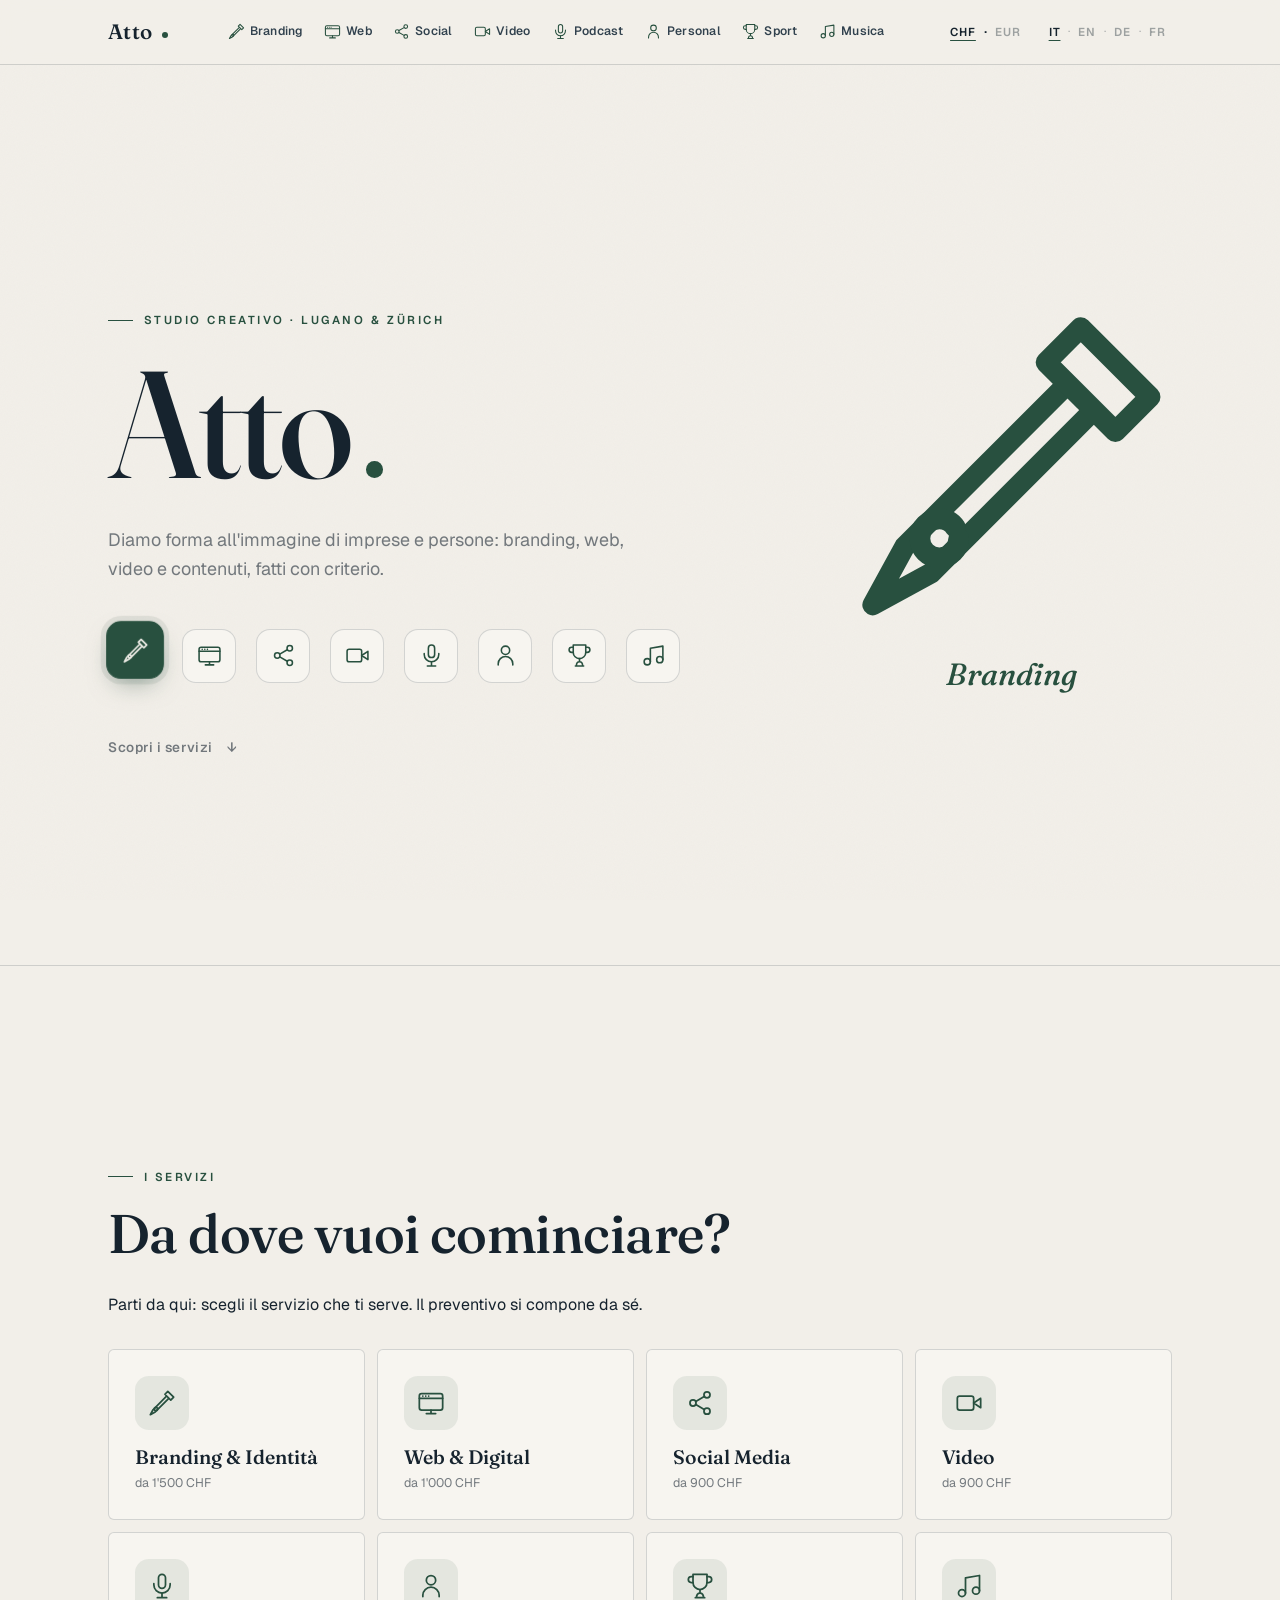
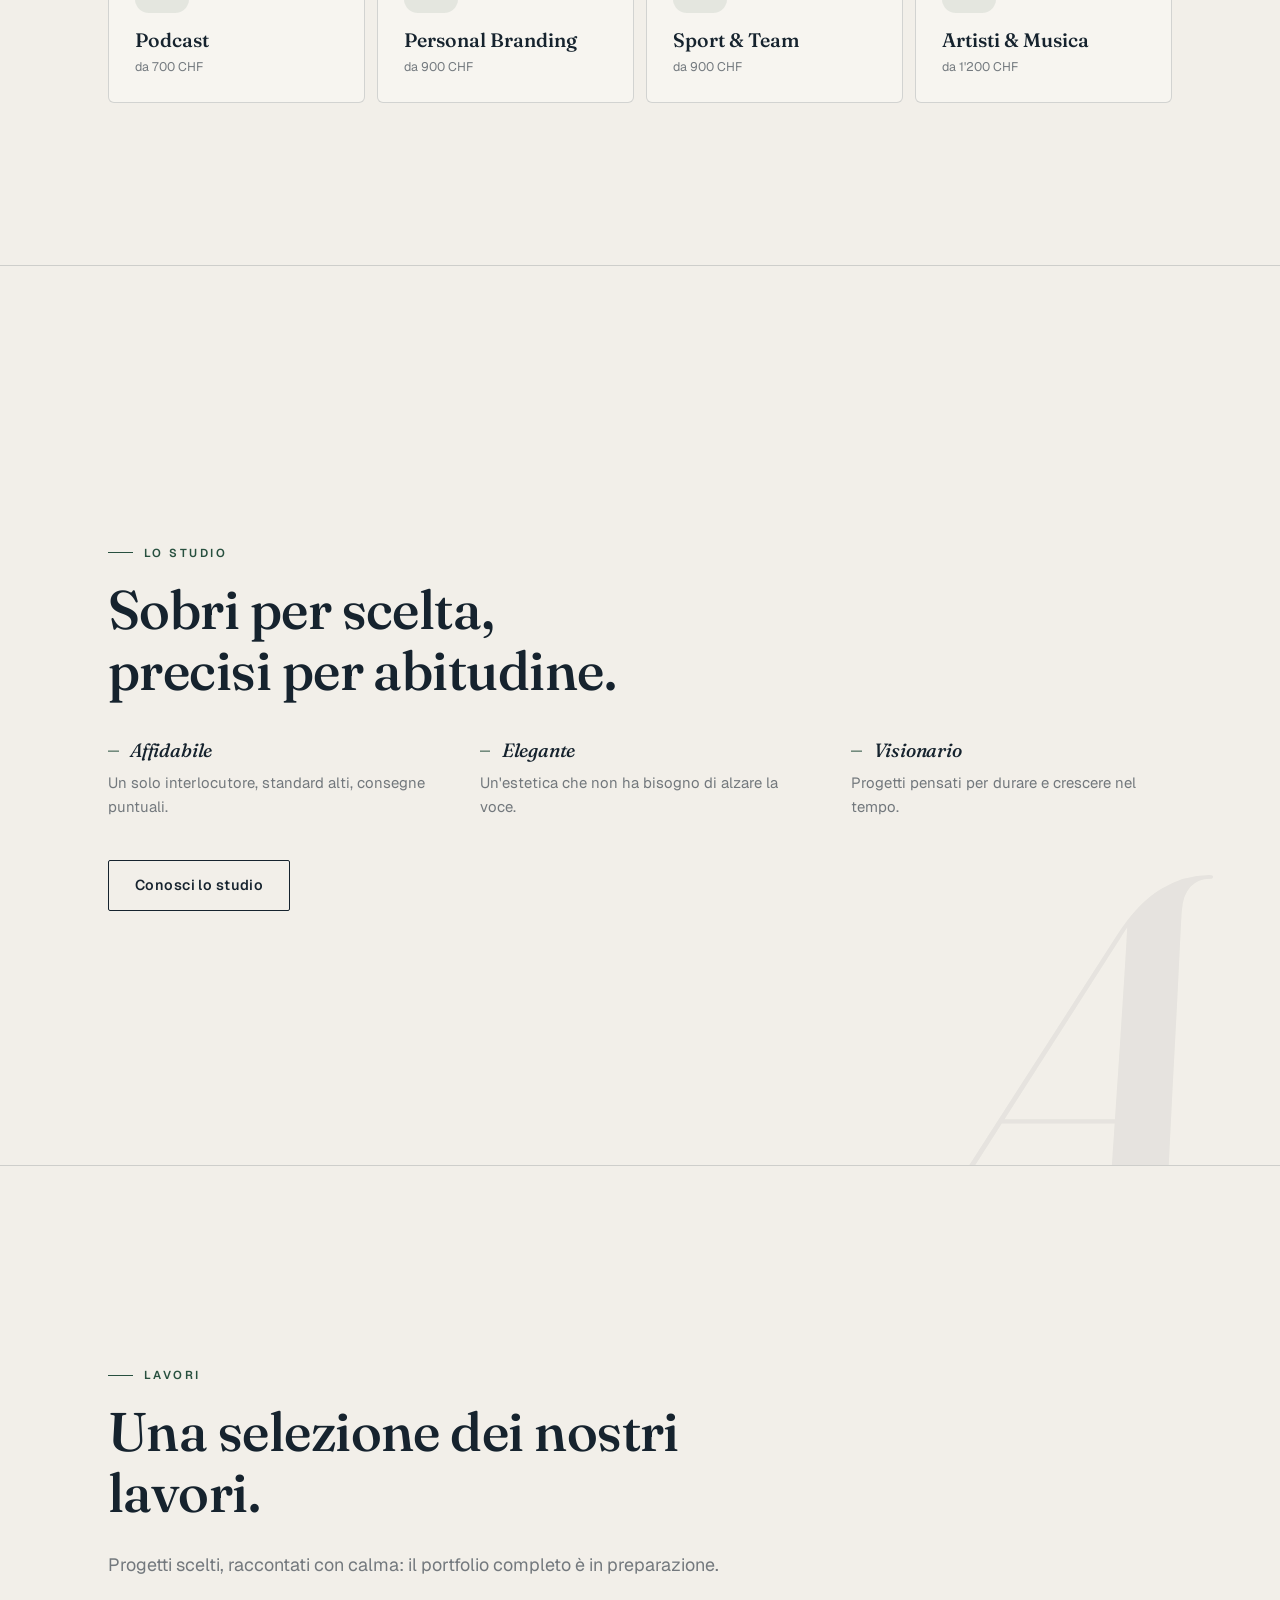
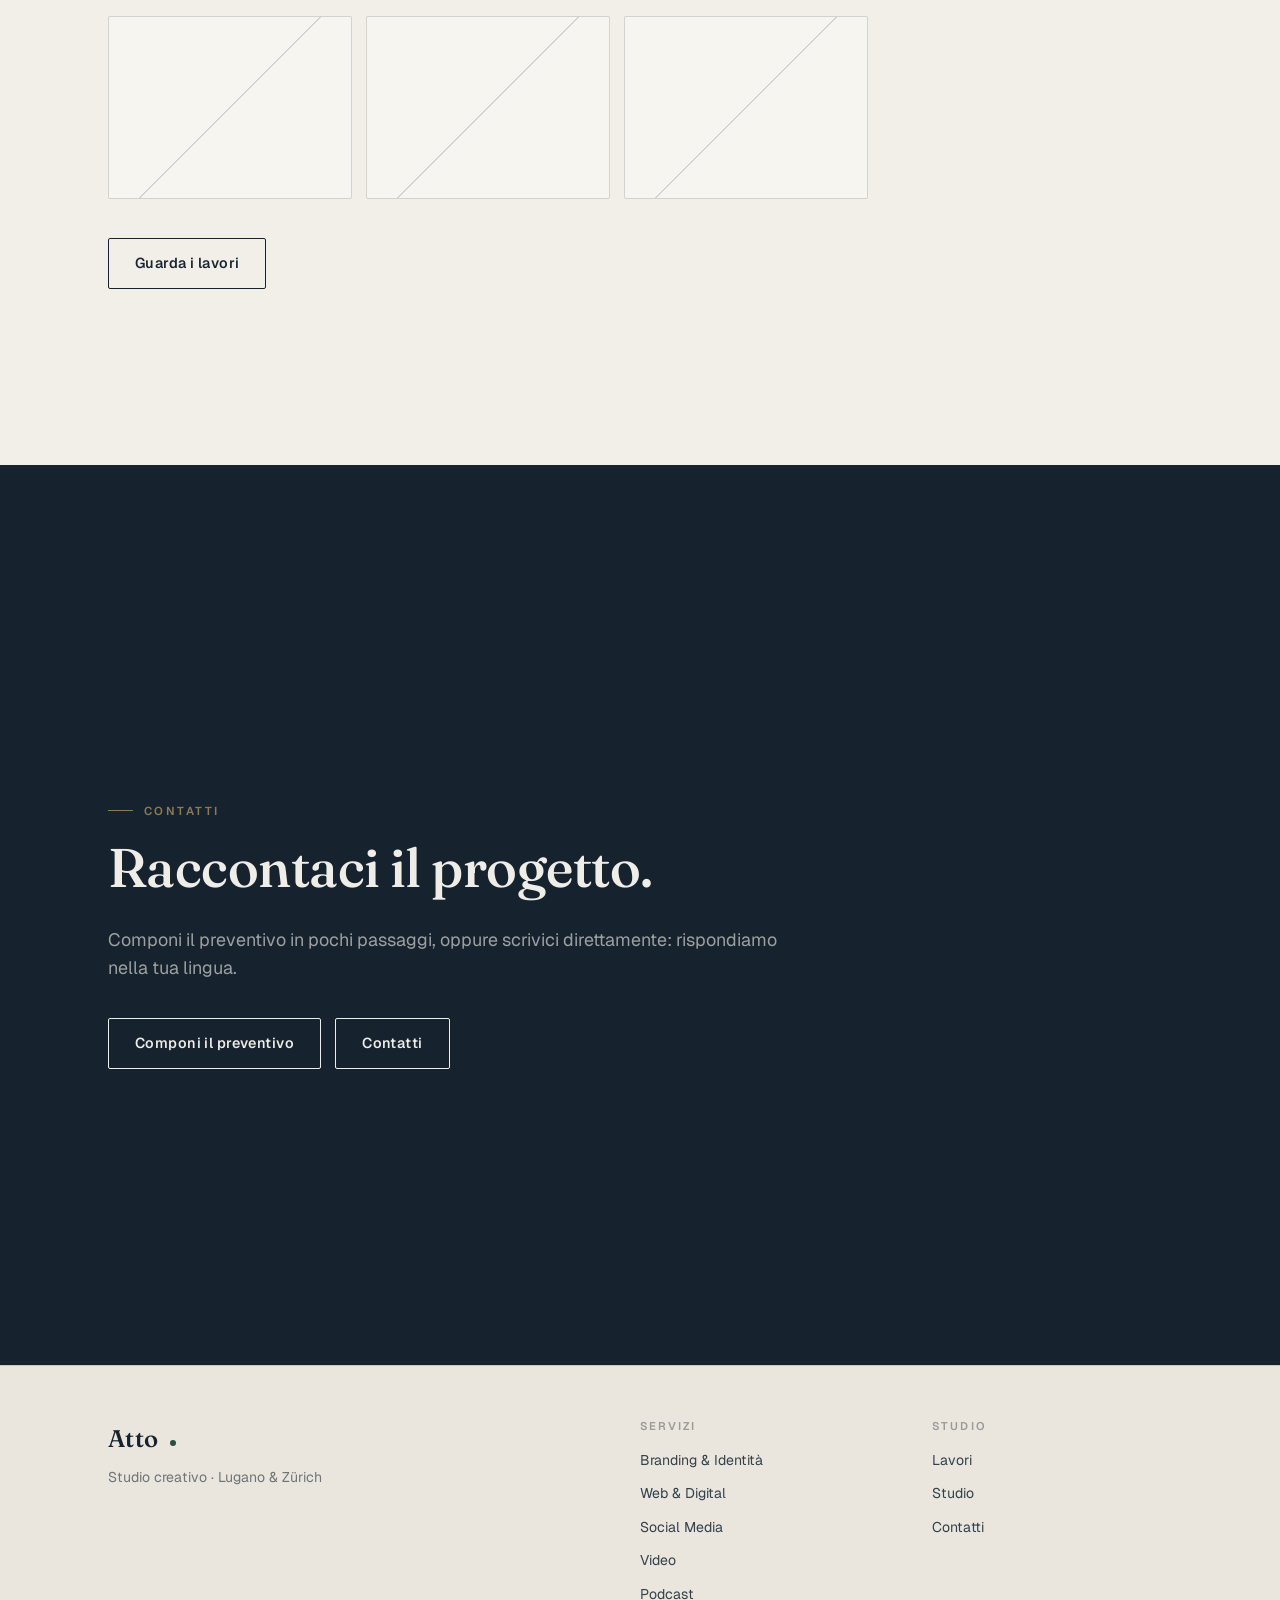
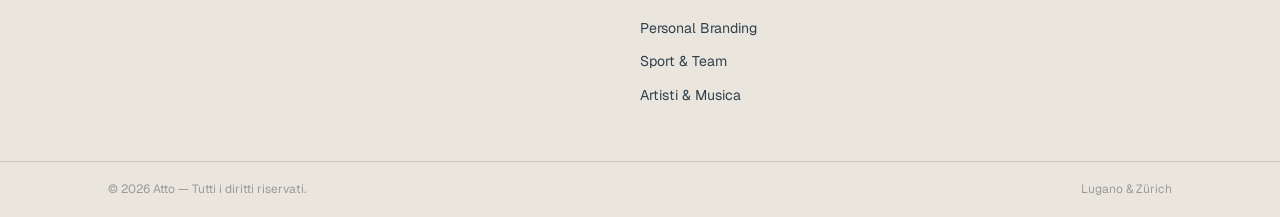
<file: start.html>
<!DOCTYPE html>
<!-- Pagina deprecata (redesign 2026-07): il wizard in 6 passi è stato
     sostituito dal flusso Home → servizio → tier → add-on.
     Questa pagina reindirizza alla home. -->
<html lang="it">
<head>
<meta charset="UTF-8" />
<meta http-equiv="refresh" content="0; url=index.html#servizi" />
<title>Atto — studio creativo</title>
<link rel="canonical" href="index.html" />
<script>location.replace("index.html#servizi");</script>
</head>
<body>
<p><a href="index.html#servizi">Vai ai servizi →</a></p>
</body>
</html>
</file>
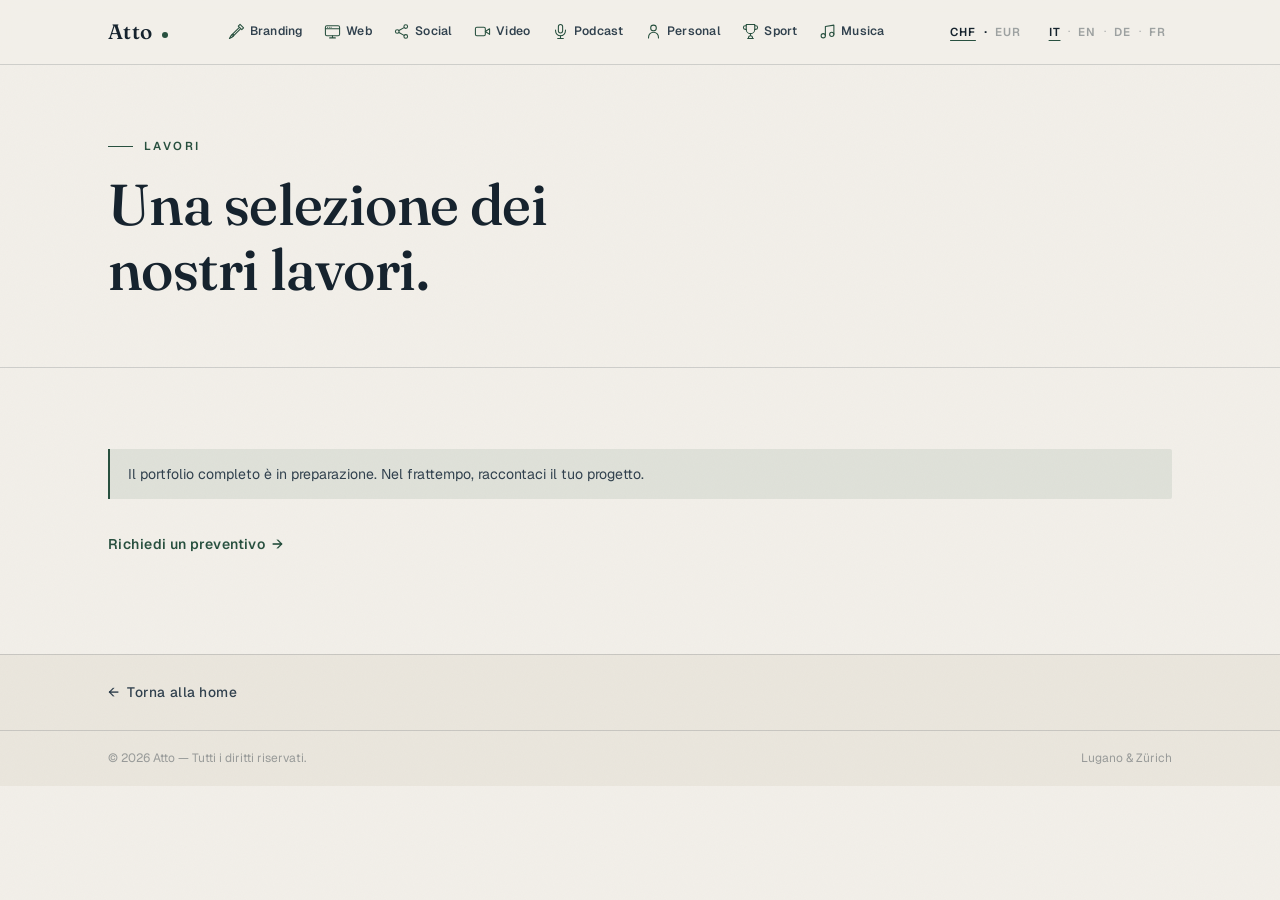
<file: work.html>
<!DOCTYPE html>
<html lang="it">
<head>
<meta charset="UTF-8" />
<meta name="viewport" content="width=device-width, initial-scale=1.0" />
<title>Lavori — Atto</title>
<meta name="description" content="Una selezione dei lavori dello studio: branding, web, video, social." />
<link rel="preconnect" href="https://fonts.googleapis.com" />
<link rel="preconnect" href="https://fonts.gstatic.com" crossorigin />
<link href="https://fonts.googleapis.com/css2?family=Fraunces:ital,opsz,wght@0,9..144,400..620;1,9..144,400..620&family=Geist:wght@400..700&display=swap" rel="stylesheet" />
<link rel="icon" href="favicon.ico" sizes="any" />
<link rel="icon" type="image/png" sizes="32x32" href="img/favicon-32.png" />
<link rel="apple-touch-icon" sizes="180x180" href="img/apple-touch-icon.png" />
<link rel="stylesheet" href="style.css" />
</head>
<body>

<header class="site-header">
  <div class="header-in">
    <a class="brand" href="index.html">Atto<span class="brand-dot"></span></a>
    <nav class="services-nav" data-services-nav aria-label="Servizi"></nav>
    <div class="header-tools">
      <div class="currency-switch" aria-label="Valuta">
        <button data-currency="CHF">CHF</button><span class="sep">·</span>
        <button data-currency="EUR">EUR</button>
      </div>
      <div class="lang-switch" aria-label="Lingua">
        <button data-lang="it">IT</button><span class="sep">·</span>
        <button data-lang="en">EN</button><span class="sep">·</span>
        <button data-lang="de">DE</button><span class="sep">·</span>
        <button data-lang="fr">FR</button>
      </div>
    </div>
  </div>
</header>

<main>

  <section class="page-hero">
    <div class="container">
      <p class="kicker" data-i18n="work.tag">Lavori</p>
      <h1 data-i18n="work.title">Una selezione dei nostri lavori.</h1>
    </div>
  </section>

  <section class="section">
    <div class="container reveal">
      <div class="notice" data-i18n="work.soon">Il portfolio completo è in preparazione. Nel frattempo, raccontaci il tuo progetto.</div>
      <p style="margin-top:2rem;"><a class="link-arrow" href="contact.html" data-i18n="nav.quote">Richiedi un preventivo</a></p>
    </div>
  </section>

</main>

<footer class="site-footer">
  <div class="footer-back">
    <div class="container">
      <a class="back-home" href="index.html"><span aria-hidden="true">←</span>&nbsp;<span data-i18n="nav.backhome">Torna alla home</span></a>
    </div>
  </div>
  <div class="footer-base">
    <div class="container">
      <span>© <span data-year>2026</span> Atto — <span data-i18n="foot.rights">Tutti i diritti riservati.</span></span>
      <span>Lugano &amp; Zürich</span>
    </div>
  </div>
</footer>

<script src="js/data.js"></script>
<script src="js/i18n.js"></script>
<script src="js/catalog-i18n.js"></script>
<script src="app.js"></script>
</body>
</html>
</file>
<file: style.css>
/* ===================================================================
   ATTO — stylesheet v2 (redesign 2026-07)
   Direzione: sobria, elegante, "Montblanc". Carta calda + inchiostro
   blu-notte + verde pino. Tipografia editoriale: Fraunces (display)
   + Geist (UI). Hairline, small-caps, niente effetti giocosi.
   =================================================================== */

/* ---------- design tokens ---------- */
:root{
  --paper:#F2EFE9;          /* carta calda */
  --paper-2:#EAE6DD;        /* pannello leggermente più scuro */
  --card:#F7F5F0;           /* superficie carta chiara */
  --ink:#16232E;            /* inchiostro blu-notte */
  --ink-soft:#31414E;
  --muted:rgba(22,35,46,.58);
  --faint:rgba(22,35,46,.38);
  --line:rgba(22,35,46,.16);      /* hairline */
  --line-strong:rgba(22,35,46,.32);
  --pine:#28503F;           /* verde pino profondo — accento */
  --pine-deep:#1C3A2D;
  --pine-soft:rgba(40,80,63,.09);
  --brass:#8C7A55;          /* ottone spento — dettagli rari */
  --on-ink:#EFEDE7;         /* testo su fondi scuri */
  --ok:#28503F;
  --warn:#8A4B3B;

  --serif:"Fraunces",Georgia,"Times New Roman",serif;
  --sans:"Geist","Hanken Grotesk",system-ui,-apple-system,sans-serif;

  --w:1160px;               /* larghezza contenuto */
  --gutter:clamp(20px,4vw,48px);
  --r:2px;                  /* raggi quasi assenti: spigoli editoriali */
  --ease:cubic-bezier(.22,1,.36,1);
}

/* ---------- reset ---------- */
*,*::before,*::after{ box-sizing:border-box; }
html{ -webkit-text-size-adjust:100%; scroll-behavior:smooth; }

/* scrollbar nascosta su tutte le pagine (lo scroll resta attivo) */
html{ scrollbar-width:none; -ms-overflow-style:none; }
html::-webkit-scrollbar, body::-webkit-scrollbar{ display:none; }
body{
  margin:0;
  background:var(--paper);
  color:var(--ink);
  font-family:var(--sans);
  font-size:16px;
  line-height:1.6;
  -webkit-font-smoothing:antialiased;
  text-rendering:optimizeLegibility;
}
/* grana sottile, quasi impercettibile — tessuto, non rumore */
body::before{
  content:""; position:fixed; inset:0; pointer-events:none; z-index:1;
  opacity:.05; mix-blend-mode:multiply;
  background-image:url("data:image/svg+xml,%3Csvg xmlns='http://www.w3.org/2000/svg' width='140' height='140'%3E%3Cfilter id='n'%3E%3CfeTurbulence type='fractalNoise' baseFrequency='0.9' numOctaves='2'/%3E%3C/filter%3E%3Crect width='140' height='140' filter='url(%23n)' opacity='.6'/%3E%3C/svg%3E");
}
img{ max-width:100%; display:block; }
a{ color:inherit; text-decoration:none; }
button{ font:inherit; color:inherit; background:none; border:0; cursor:pointer; }
input,select,textarea{ font:inherit; color:inherit; }
::selection{ background:var(--pine); color:var(--on-ink); }
:focus-visible{ outline:2px solid var(--pine); outline-offset:3px; }

h1,h2,h3,h4{ font-family:var(--serif); font-weight:520; line-height:1.12; margin:0 0 .5em; letter-spacing:-.01em; }
p{ margin:0 0 1em; }
hr{ border:0; border-top:1px solid var(--line); margin:2rem 0; }

.container{ max-width:var(--w); margin:0 auto; padding-inline:var(--gutter); }

/* ---------- utilità tipografiche ---------- */
.kicker{
  font-family:var(--sans);
  font-size:.72rem; font-weight:600;
  letter-spacing:.22em; text-transform:uppercase;
  color:var(--pine);
  display:flex; align-items:center; gap:.9em;
  margin:0 0 1.1rem;
}
.kicker::before{ content:""; width:2.2em; height:1px; background:var(--pine); flex:none; }
.lede{ font-size:1.12rem; color:var(--muted); max-width:56ch; }
.muted{ color:var(--muted); }
.small{ font-size:.85rem; }
.serif-i{ font-family:var(--serif); font-style:italic; font-weight:480; }

/* ---------- header ---------- */
.site-header{
  position:sticky; top:0; z-index:50;
  background:color-mix(in srgb, var(--paper) 88%, transparent);
  backdrop-filter:blur(12px); -webkit-backdrop-filter:blur(12px);
  border-bottom:1px solid var(--line);
}
.header-in{
  max-width:var(--w); margin:0 auto; padding:0 var(--gutter);
  display:flex; align-items:center; justify-content:space-between;
  height:64px;
}
.brand{
  font-family:var(--serif); font-size:1.3rem; font-weight:560; letter-spacing:.02em;
  display:flex; align-items:baseline; gap:.45em;
}
.brand .brand-dot{ width:6px; height:6px; background:var(--pine); border-radius:50%; display:inline-block; transform:translateY(-1px); }
.back-home{
  display:inline-flex; align-items:center; gap:.15em;
  font-size:.86rem; font-weight:500; letter-spacing:.04em; color:var(--ink-soft);
  padding:4px 0; border-bottom:1px solid transparent;
  transition:color .25s var(--ease), border-color .25s var(--ease);
}
.back-home:hover{ color:var(--ink); border-bottom-color:var(--line-strong); }
.back-home span[aria-hidden]{ transition:transform .25s var(--ease); }
.back-home:hover span[aria-hidden]{ transform:translateX(-3px); }
.header-tools{ display:flex; align-items:center; gap:16px; }

/* ---------- nav servizi (icone + parola) ---------- */
.services-nav{ position:relative; flex:1; min-width:0; display:flex; justify-content:center; }
.nav-links{ display:flex; align-items:center; gap:clamp(6px,1.2vw,16px); }
.nav-svc{
  display:inline-flex; align-items:center; gap:.42em;
  font-size:.76rem; font-weight:560; letter-spacing:.02em;
  color:var(--ink-soft); padding:5px 3px;
  border-bottom:1px solid transparent;
  white-space:nowrap;
  transition:color .25s var(--ease), border-color .25s var(--ease);
}
.nav-svc .nav-svc-icon{ display:grid; place-content:center; color:var(--pine); }
.nav-svc svg{ width:17px; height:17px; }
.nav-svc:hover{ color:var(--ink); border-bottom-color:var(--line-strong); }
.nav-svc:hover svg [pathLength]{ animation:draw .9s var(--ease) both; }
.nav-svc[aria-current="page"]{ color:var(--pine); border-bottom-color:var(--pine); }
.nav-toggle{
  display:none; align-items:center; gap:.5em;
  font-size:.76rem; font-weight:600; letter-spacing:.1em; text-transform:uppercase;
  color:var(--ink-soft); padding:6px 10px;
  border:1px solid var(--line); border-radius:var(--r);
  transition:color .25s var(--ease), border-color .25s var(--ease);
}
.nav-toggle:hover{ color:var(--ink); border-color:var(--line-strong); }
.nav-toggle .nav-caret{ font-size:.7em; transition:transform .3s var(--ease); }
.services-nav.open .nav-toggle .nav-caret{ transform:rotate(180deg); }
@media (max-width:1120px){
  .services-nav{ justify-content:flex-end; padding-right:14px; }
  .nav-toggle{ display:inline-flex; }
  .nav-links{
    display:none;
    position:absolute; top:calc(100% + 12px); right:0; z-index:60;
    flex-direction:column; align-items:stretch; gap:0;
    min-width:220px;
    background:var(--card); border:1px solid var(--line-strong); border-radius:var(--r);
    box-shadow:0 22px 48px -20px rgba(22,35,46,.3);
    padding:6px;
  }
  .services-nav.open .nav-links{ display:flex; animation:qflash .25s var(--ease); }
  .nav-svc{ padding:10px 12px; font-size:.86rem; border-bottom:0; border-radius:var(--r); }
  .nav-svc:hover{ background:var(--pine-soft); }
  .nav-svc[aria-current="page"]{ background:var(--pine-soft); }
}
@media (max-width:560px){
  .header-in{ height:58px; gap:8px; }
  .brand{ flex-shrink:0; }
  .header-tools{ gap:6px; flex-shrink:0; }
  .services-nav{ padding-right:0; }
  /* icona menu fissa: la parola cambia con la lingua (Servizi/Dienstleistungen…)
     e sfonda l'header, quindi sotto i 560px si mostra solo ☰ */
  .nav-toggle{ padding:6px 10px; font-size:.95rem; line-height:1; letter-spacing:0; gap:0; }
  .nav-toggle span:not(.nav-caret){ display:none; }
  .nav-toggle::before{ content:"☰"; }
  .nav-toggle .nav-caret{ display:none; }
  .lang-switch button,.currency-switch button{ padding:4px 3px; font-size:.72rem; }
  .lang-switch .sep,.currency-switch .sep{ display:none; }
  /* tendina agganciata sotto l'header, a tutta larghezza: mai fuori schermo */
  .nav-links{
    position:fixed; top:70px; left:var(--gutter); right:var(--gutter);
    min-width:0; max-height:calc(100svh - 90px); overflow:auto;
  }
}

/* lingua e valuta */
.lang-switch,.currency-switch{ display:flex; align-items:center; gap:2px; }
.lang-switch button,.currency-switch button{
  font-size:.72rem; font-weight:600; letter-spacing:.08em; text-transform:uppercase;
  color:var(--faint); padding:4px 6px;
  transition:color .2s var(--ease);
}
.lang-switch button:hover,.currency-switch button:hover{ color:var(--ink); }
.lang-switch button[aria-current="true"],.currency-switch button[aria-current="true"]{ color:var(--ink); text-decoration:underline; text-underline-offset:4px; text-decoration-color:var(--pine); }
.lang-switch .sep{ color:var(--line-strong); font-size:.7rem; }

/* ---------- bottoni ---------- */
.btn{
  display:inline-flex; align-items:center; justify-content:center; gap:.6em;
  font-size:.9rem; font-weight:560; letter-spacing:.03em;
  padding:13px 26px; border-radius:var(--r);
  border:1px solid var(--ink);
  color:var(--ink); background:transparent;
  transition:background .25s var(--ease), color .25s var(--ease), border-color .25s var(--ease), transform .25s var(--ease);
}
.btn:hover{ background:var(--ink); color:var(--on-ink); }
.btn-primary{ background:var(--ink); color:var(--on-ink); border-color:var(--ink); }
.btn-primary:hover{ background:var(--pine-deep); border-color:var(--pine-deep); }
.btn-pine{ background:var(--pine); color:var(--on-ink); border-color:var(--pine); }
.btn-pine:hover{ background:var(--pine-deep); border-color:var(--pine-deep); }
.btn-ghost{ border-color:var(--line-strong); color:var(--ink-soft); }
.btn-ghost:hover{ background:transparent; color:var(--ink); border-color:var(--ink); }
.btn[disabled]{ opacity:.4; pointer-events:none; }
.btn-block{ width:100%; }

.link-arrow{
  font-size:.88rem; font-weight:560; letter-spacing:.03em; color:var(--pine);
  display:inline-flex; align-items:center; gap:.5em;
}
.link-arrow::after{ content:"→"; transition:transform .25s var(--ease); }
.link-arrow:hover::after{ transform:translateX(4px); }

/* ---------- hero (home) ---------- */
.hero{ padding:clamp(64px,11vh,130px) 0 clamp(48px,8vh,90px); border-bottom:1px solid var(--line); }
.hero h1{
  font-size:clamp(2.5rem,6vw,4.6rem);
  max-width:15ch;
  font-weight:500;
}
.hero h1 em{ font-style:italic; font-weight:460; color:var(--pine); }
.hero .lede{ margin-top:1.4rem; }
.hero-actions{ display:flex; gap:14px; margin-top:2.2rem; flex-wrap:wrap; }
.hero-meta{
  margin-top:clamp(40px,7vh,72px);
  display:flex; gap:clamp(20px,4vw,56px); flex-wrap:wrap;
  font-size:.8rem; letter-spacing:.06em; color:var(--muted);
}
.hero-meta span{ display:flex; align-items:center; gap:.7em; }
.hero-meta span::before{ content:""; width:5px; height:5px; background:var(--pine); border-radius:50%; }

/* ---------- sezioni ---------- */
.section{ padding:clamp(56px,9vh,110px) 0; }
section[id]{ scroll-margin-top:80px; }
.section + .section{ border-top:1px solid var(--line); }
.section-head{ margin-bottom:clamp(28px,5vh,52px); }
.section-head h2{ font-size:clamp(1.7rem,3.4vw,2.5rem); max-width:22ch; }

/* ---------- griglia servizi (home) ---------- */
.services-grid{
  display:grid;
  grid-template-columns:repeat(auto-fill,minmax(min(300px,100%),1fr));
  border-top:1px solid var(--line);
  border-left:1px solid var(--line);
}
.svc-card{
  border-right:1px solid var(--line);
  border-bottom:1px solid var(--line);
  padding:clamp(24px,3vw,36px);
  display:flex; flex-direction:column; gap:10px;
  min-height:230px;
  position:relative;
  background:transparent;
  transition:background .3s var(--ease);
}
.svc-card:hover{ background:var(--card); }
.svc-card .svc-num{
  font-size:.7rem; font-weight:600; letter-spacing:.2em; color:var(--faint);
}
.svc-card h3{ font-size:1.45rem; margin:0; }
.svc-card .svc-desc{ font-size:.9rem; color:var(--muted); margin:0; flex:1; }
.svc-card .svc-foot{
  display:flex; align-items:baseline; justify-content:space-between; gap:12px;
  margin-top:8px; padding-top:14px; border-top:1px solid var(--line);
}
.svc-card .svc-from{ font-size:.82rem; color:var(--muted); }
.svc-card .svc-from strong{ color:var(--ink); font-weight:600; }
.svc-card .svc-cta{
  font-size:.82rem; font-weight:600; letter-spacing:.04em; color:var(--pine);
  display:inline-flex; align-items:center; gap:.4em;
}
.svc-card .svc-cta::after{ content:"→"; transition:transform .25s var(--ease); }
.svc-card:hover .svc-cta::after{ transform:translateX(4px); }
/* card cliccabile intera */
.svc-card > a.svc-cover{ position:absolute; inset:0; z-index:2; }

/* ---------- blocco "approccio" / valori (home) ---------- */
.pillars{ display:grid; grid-template-columns:repeat(auto-fit,minmax(min(260px,100%),1fr)); gap:clamp(24px,4vw,56px); }
.pillar h3{ font-size:1.2rem; display:flex; align-items:baseline; gap:.6em; }
.pillar h3::before{ content:""; width:.55em; height:1px; background:var(--pine); transform:translateY(-.28em); flex:none; }
.pillar p{ font-size:.93rem; color:var(--muted); margin:0; }

/* banda scura di chiusura */
.band-dark{ background:var(--ink); color:var(--on-ink); }
.band-dark .kicker{ color:var(--brass); }
.band-dark .kicker::before{ background:var(--brass); }
.band-dark h2{ color:var(--on-ink); }
.band-dark .lede{ color:rgba(239,237,231,.62); }
.band-dark .btn{ border-color:var(--on-ink); color:var(--on-ink); }
.band-dark .btn:hover{ background:var(--on-ink); color:var(--ink); }

/* ===================================================================
   PAGINA SERVIZIO — flusso guidato
   =================================================================== */
.service-hero{ padding:clamp(44px,7vh,80px) 0 clamp(28px,4vh,44px); }
.service-hero h1{ font-size:clamp(2.1rem,4.6vw,3.4rem); max-width:18ch; }
.service-hero .lede{ margin-top:.8rem; }

/* stepper di percorso */
.flow-steps{
  display:flex; gap:0; flex-wrap:wrap;
  border-block:1px solid var(--line);
  font-size:.74rem; letter-spacing:.14em; text-transform:uppercase; font-weight:600;
}
.flow-steps span{
  padding:12px 18px 12px 0; margin-right:18px; color:var(--faint);
  display:flex; align-items:center; gap:.8em;
}
.flow-steps span::after{ content:"→"; letter-spacing:0; color:var(--line-strong); }
.flow-steps span:last-child::after{ content:none; }
.flow-steps span.active{ color:var(--pine); }
.flow-steps span.done{ color:var(--ink); }

/* layout: colonna contenuto + riepilogo sticky */
.service-layout{
  display:grid; grid-template-columns:minmax(0,1fr) 340px;
  gap:clamp(28px,4vw,64px);
  align-items:start;
  padding-block:clamp(32px,5vh,56px);
}
@media (max-width:960px){
  .service-layout{ grid-template-columns:1fr; }
}

.step-block{ margin-bottom:clamp(44px,7vh,80px); scroll-margin-top:96px; }
.step-block > .kicker{ margin-bottom:.4rem; }
.step-block h2{ font-size:clamp(1.5rem,3vw,2.1rem); }
.step-hint{ font-size:.92rem; color:var(--muted); max-width:52ch; margin-bottom:1.6rem; }

/* ---- scelta linea (verticali) ---- */
.line-cards{ display:grid; grid-template-columns:repeat(auto-fill,minmax(min(220px,100%),1fr)); gap:12px; }
.line-card{
  text-align:left; border:1px solid var(--line); border-radius:var(--r);
  background:var(--card); padding:18px 20px;
  display:flex; flex-direction:column; gap:4px;
  transition:border-color .25s var(--ease), background .25s var(--ease);
}
.line-card:hover{ border-color:var(--line-strong); }
.line-card[aria-pressed="true"]{ border-color:var(--pine); background:var(--pine-soft); }
.line-card .line-name{ font-family:var(--serif); font-size:1.12rem; font-weight:540; }
.line-card .line-sub{ font-size:.8rem; color:var(--muted); }

/* ---- scelta tier ---- */
.tier-cards{ display:grid; grid-template-columns:repeat(auto-fit,minmax(min(230px,100%),1fr)); gap:14px; }
.tier-card{
  border:1px solid var(--line); border-radius:var(--r); background:var(--card);
  padding:22px; display:flex; flex-direction:column; gap:0;
  position:relative;
  transition:border-color .25s var(--ease), box-shadow .25s var(--ease), transform .25s var(--ease);
}
.tier-card:hover{ border-color:var(--line-strong); }
.tier-card.selected{ border-color:var(--pine); box-shadow:0 0 0 1px var(--pine); }
.tier-card .tier-tag{
  font-size:.68rem; font-weight:600; letter-spacing:.2em; text-transform:uppercase;
  color:var(--pine); margin-bottom:8px;
}
.tier-card h3{ font-size:1.3rem; margin-bottom:2px; }
.tier-card .tier-price{ font-family:var(--serif); font-size:1.15rem; font-weight:540; margin-bottom:2px; }
.tier-card .tier-unit{ font-size:.76rem; color:var(--muted); margin-bottom:14px; }
.tier-card ul{
  list-style:none; margin:0 0 18px; padding:14px 0 0; border-top:1px solid var(--line);
  display:flex; flex-direction:column; gap:7px; flex:1;
  font-size:.86rem; color:var(--ink-soft);
}
.tier-card ul li{ display:flex; gap:.6em; }
.tier-card ul li::before{ content:"—"; color:var(--pine); flex:none; }
.tier-card .tier-note{ font-size:.74rem; color:var(--warn); margin:-8px 0 12px; }
.tier-card .btn{ width:100%; }
.tier-card.selected .btn{ background:var(--pine); border-color:var(--pine); color:var(--on-ink); }

/* ---- add-on: famiglie a fisarmonica ---- */
.addon-families{ display:flex; flex-direction:column; gap:10px; }
.addon-family{
  border:1px solid var(--line); border-radius:var(--r); background:var(--card);
  transition:border-color .25s var(--ease);
}
.addon-family.open{ border-color:var(--line-strong); }
.addon-family.has-selection{ border-color:var(--pine); }
.fam-head{
  width:100%; display:flex; align-items:center; gap:14px;
  padding:16px 20px; text-align:left;
}
.fam-head .fam-name{ font-family:var(--serif); font-size:1.08rem; font-weight:540; flex:1; }
.fam-head .fam-count{
  font-size:.72rem; font-weight:600; letter-spacing:.06em;
  color:var(--pine); background:var(--pine-soft);
  padding:2px 9px; border-radius:20px;
}
.fam-head .fam-chevron{ color:var(--faint); transition:transform .3s var(--ease); font-size:.8rem; }
.addon-family.open .fam-chevron{ transform:rotate(180deg); }
/* fisarmonica fluida (grid-rows trick, niente display:none) */
.fam-body{
  display:grid; grid-template-rows:0fr;
  transition:grid-template-rows .45s var(--ease);
}
.fam-inner{ overflow:hidden; min-height:0; padding:0 20px; }
.addon-family.open .fam-body{ grid-template-rows:1fr; }
.addon-family.open .fam-inner{ padding-bottom:18px; }
.fam-note{ font-size:.78rem; color:var(--muted); padding:8px 0 2px; }
.fam-section{
  font-size:.7rem; font-weight:600; letter-spacing:.18em; text-transform:uppercase;
  color:var(--faint); padding:14px 0 4px;
}
.addon-item{
  display:flex; align-items:baseline; gap:12px;
  padding:9px 0; border-top:1px solid var(--line);
  font-size:.9rem;
  cursor:pointer;
}
.addon-item:first-of-type{ border-top:1px solid var(--line); }
.addon-item input{ transform:translateY(2px); }
.addon-item .ai-name{ flex:1; color:var(--ink-soft); }
.addon-item input:checked ~ .ai-name{ color:var(--ink); }
.addon-item .ai-price{ font-weight:600; white-space:nowrap; }
.addon-item .ai-unit{ font-size:.74rem; color:var(--muted); }
/* checkbox sobrio */
.addon-item input[type="checkbox"],.form-consent input[type="checkbox"]{
  appearance:none; -webkit-appearance:none;
  width:16px; height:16px; flex:none;
  border:1px solid var(--line-strong); border-radius:2px; background:var(--paper);
  display:inline-grid; place-content:center;
  padding:0;
  transition:background .2s var(--ease), border-color .2s var(--ease);
  cursor:pointer;
}
.addon-item input[type="checkbox"]::before,.form-consent input[type="checkbox"]::before{
  content:""; width:9px; height:9px; transform:scale(0);
  background:var(--on-ink);
  clip-path:polygon(14% 44%,0 65%,40% 100%,100% 16%,80% 0,38% 66%);
  transition:transform .15s var(--ease);
}
.addon-item input[type="checkbox"]:checked,.form-consent input[type="checkbox"]:checked{
  background:var(--pine); border-color:var(--pine);
}
.addon-item input[type="checkbox"]:checked::before,.form-consent input[type="checkbox"]:checked::before{ transform:scale(1); }
.addons-empty{
  border:1px dashed var(--line-strong); border-radius:var(--r);
  padding:22px; font-size:.9rem; color:var(--muted); text-align:center;
}

/* ---- wizard a step singoli (v3) ---- */
.wizard{ min-height:320px; }
/* ultimo passo: il wizard contiene solo "← Indietro", niente altezza forzata */
.wizard:not(:has(.step-block)){ min-height:0; }
@keyframes steppop{
  from{ opacity:0; transform:translateY(18px); }
  to{ opacity:1; transform:none; }
}
.step-anim{ animation:steppop .55s var(--ease) both; }
.wiz-back{
  display:inline-flex; align-items:center; gap:.15em;
  font-size:.82rem; font-weight:560; letter-spacing:.04em; color:var(--muted);
  padding:4px 0; margin-bottom:14px;
  border-bottom:1px solid transparent;
  transition:color .25s var(--ease), border-color .25s var(--ease);
}
.wiz-back:hover{ color:var(--ink); border-bottom-color:var(--line-strong); }
.step-question{ font-size:clamp(1.6rem,3.4vw,2.4rem); margin-bottom:.3em; }
.wiz-actions{ margin-top:2rem; }

/* opzioni wizard ("chi sei?") */
.opt-cards{ display:grid; grid-template-columns:repeat(auto-fill,minmax(min(250px,100%),1fr)); gap:12px; }
.opt-card{
  position:relative; text-align:left;
  border:1px solid var(--line); border-radius:var(--r); background:var(--card);
  padding:20px 22px; display:flex; flex-direction:column; gap:5px;
  transition:border-color .25s var(--ease), background .25s var(--ease), transform .25s var(--ease), box-shadow .25s var(--ease);
}
.opt-card:hover{
  border-color:var(--pine); transform:translateY(-3px);
  box-shadow:0 14px 34px -18px rgba(22,35,46,.25);
}
.opt-card[aria-pressed="true"]{ border-color:var(--pine); background:var(--pine-soft); }
.opt-card .opt-label{ font-family:var(--serif); font-size:1.12rem; font-weight:540; padding-right:22px; }
.opt-card .opt-desc{ font-size:.84rem; color:var(--muted); }
.opt-card .opt-arrow{
  position:absolute; top:20px; right:18px;
  color:var(--faint); font-size:.95rem;
  transform:translateX(-6px); opacity:0;
  transition:transform .3s var(--ease), opacity .3s var(--ease), color .3s var(--ease);
}
.opt-card:hover .opt-arrow{ transform:none; opacity:1; color:var(--pine); }

/* tier consigliato */
.tier-card.recommended{ border-color:var(--brass); }
.tier-card.recommended.selected{ border-color:var(--pine); }
.tier-reco{
  position:absolute; top:-11px; left:18px;
  font-size:.64rem; font-weight:600; letter-spacing:.16em; text-transform:uppercase;
  color:var(--on-ink); background:var(--brass);
  padding:3px 10px; border-radius:2px;
}

/* bundle di complementi ("gruppetti") */
.bundle-group{ margin-bottom:1.9rem; }
.bundle-fam{
  font-size:.72rem; font-weight:600; letter-spacing:.2em; text-transform:uppercase;
  color:var(--faint); margin:0 0 .7rem;
  display:flex; align-items:center; gap:.9em;
}
.bundle-excl{
  font-size:.66rem; letter-spacing:.08em; text-transform:none;
  color:var(--brass); border:1px solid currentColor; border-radius:2px; padding:1px 7px;
}
.bundle-cards{ display:flex; flex-direction:column; gap:10px; }
.bundle-card{
  display:flex; align-items:flex-start; gap:14px; text-align:left;
  border:1px solid var(--line); border-radius:var(--r); background:var(--card);
  padding:16px 18px;
  transition:border-color .25s var(--ease), background .25s var(--ease);
}
.bundle-card:hover{ border-color:var(--line-strong); }
.bundle-card[aria-pressed="true"]{ border-color:var(--pine); background:var(--pine-soft); }
.bundle-card .b-check{
  width:16px; height:16px; flex:none; margin-top:3px;
  border:1px solid var(--line-strong); border-radius:2px; background:var(--paper);
  display:inline-grid; place-content:center;
  transition:background .2s var(--ease), border-color .2s var(--ease);
}
.bundle-card .b-check::before{
  content:""; width:9px; height:9px; transform:scale(0);
  background:var(--on-ink);
  clip-path:polygon(14% 44%,0 65%,40% 100%,100% 16%,80% 0,38% 66%);
  transition:transform .15s var(--ease);
}
.bundle-card[aria-pressed="true"] .b-check{ background:var(--pine); border-color:var(--pine); }
.bundle-card[aria-pressed="true"] .b-check::before{ transform:scale(1); }
.bundle-card .b-main{ flex:1; min-width:0; display:flex; flex-direction:column; gap:3px; }
.bundle-card .b-name{ font-family:var(--serif); font-size:1.05rem; font-weight:540; }
.bundle-card .b-items{ font-size:.8rem; color:var(--muted); line-height:1.5; }
.bundle-card .b-note{ font-size:.74rem; color:var(--warn); }
.bundle-card .b-price{ font-weight:600; white-space:nowrap; font-size:.92rem; margin-top:2px; }

.flow-steps span{ cursor:default; }
.flow-steps span.done{ cursor:pointer; }
.flow-steps span.done:hover{ color:var(--pine); }

/* ---- riepilogo sticky ---- */
.quote-panel{
  position:sticky; top:88px;
  border:1px solid var(--line-strong); border-radius:var(--r);
  background:var(--card);
  padding:24px;
}
@media (max-width:960px){ .quote-panel{ position:static; } }
.quote-panel h3{ font-size:1.15rem; padding-bottom:12px; border-bottom:1px solid var(--line); margin-bottom:0; }
.quote-rows{ font-size:.88rem; }
.quote-row{
  display:flex; justify-content:space-between; gap:14px; align-items:baseline;
  padding:9px 0; border-bottom:1px solid var(--line);
}
.quote-row .q-label{ color:var(--ink-soft); }
.quote-row .q-sub{ display:block; font-size:.74rem; color:var(--muted); }
.quote-row .q-val{ font-weight:600; white-space:nowrap; }
.quote-row.q-total{
  border-bottom:0; padding-top:14px;
  font-family:var(--serif); font-size:1.05rem;
}
.quote-row.q-total .q-val{ font-size:1.2rem; font-weight:560; }
.quote-empty{ padding:18px 0 6px; font-size:.86rem; color:var(--muted); }
.quote-estimate{ font-size:.72rem; color:var(--faint); margin:10px 0 16px; line-height:1.5; }
.quote-panel .btn{ width:100%; }

/* ---- form finale ---- */
.quote-form-block{ scroll-margin-top:96px; }
.form-grid{ display:grid; grid-template-columns:1fr 1fr; gap:14px; }
.form-grid .full{ grid-column:1 / -1; }
@media (max-width:640px){ .form-grid{ grid-template-columns:1fr; } }
.field label{
  display:block; font-size:.72rem; font-weight:600;
  letter-spacing:.12em; text-transform:uppercase;
  color:var(--muted); margin-bottom:6px;
}
.field input,.field select,.field textarea{
  width:100%; background:var(--paper);
  border:1px solid var(--line-strong); border-radius:var(--r);
  padding:12px 14px; font-size:.95rem;
  transition:border-color .2s var(--ease);
}
.field input:focus,.field select:focus,.field textarea:focus{ border-color:var(--pine); outline:none; }
.field textarea{ min-height:120px; resize:vertical; }
.form-consent{ display:flex; gap:10px; align-items:center; font-size:.8rem; color:var(--muted); }
.form-consent input[type="checkbox"]{ width:16px; }
.form-consent label{ margin-bottom:0; }
.form-status{ font-size:.88rem; margin-top:12px; min-height:1.4em; }
.form-status.ok{ color:var(--ok); }
.form-status.err{ color:var(--warn); }

/* ===================================================================
   PAGINE SECONDARIE
   =================================================================== */
.page-hero{ padding:clamp(48px,8vh,96px) 0 clamp(28px,4vh,48px); border-bottom:1px solid var(--line); }
.page-hero h1{ font-size:clamp(2.2rem,5vw,3.6rem); max-width:16ch; }

/* work */
.work-list{ border-top:1px solid var(--line); }
.work-item{
  display:grid; grid-template-columns:minmax(0,1fr) auto;
  gap:16px; align-items:baseline;
  padding:26px 0; border-bottom:1px solid var(--line);
}
.work-item h3{ font-size:clamp(1.3rem,2.6vw,1.9rem); margin:0; }
.work-item .work-cat{ font-size:.74rem; letter-spacing:.16em; text-transform:uppercase; color:var(--muted); }

/* about / team */
.team-grid{ display:grid; grid-template-columns:repeat(auto-fill,minmax(min(200px,100%),1fr)); gap:14px; }
.team-card{
  border:1px solid var(--line); border-radius:var(--r); background:var(--card);
  padding:22px; display:flex; flex-direction:column; gap:2px;
}
.team-card .avatar{
  width:52px; height:52px; border-radius:50%;
  background:var(--pine-soft); color:var(--pine);
  display:grid; place-content:center;
  font-family:var(--serif); font-weight:560; font-size:1.05rem;
  margin-bottom:14px;
}
.team-card .t-name{ font-weight:600; font-size:.98rem; }
.team-card .t-role{ font-size:.8rem; color:var(--muted); }

/* prose generica */
.prose{ max-width:64ch; }
.prose p{ color:var(--ink-soft); }

/* ---------- footer ---------- */
.site-footer{ border-top:1px solid var(--line); background:var(--paper-2); }
.footer-in{
  max-width:var(--w); margin:0 auto; padding:clamp(36px,6vh,64px) var(--gutter);
  display:grid; grid-template-columns:2fr 1fr 1fr; gap:clamp(24px,4vw,64px);
}
@media (max-width:760px){ .footer-in{ grid-template-columns:1fr; } }
.site-footer .brand{ font-size:1.5rem; margin-bottom:8px; }
.site-footer .f-claim{ font-size:.88rem; color:var(--muted); max-width:34ch; }
.f-col h4{
  font-family:var(--sans); font-size:.7rem; font-weight:600;
  letter-spacing:.2em; text-transform:uppercase; color:var(--faint);
  margin-bottom:14px;
}
.f-col ul{ list-style:none; margin:0; padding:0; display:flex; flex-direction:column; gap:8px; }
.f-col a{ font-size:.88rem; color:var(--ink-soft); }
.f-col a:hover{ color:var(--ink); text-decoration:underline; text-underline-offset:4px; }
.footer-back .container{ padding-block:22px; }
.footer-base{
  border-top:1px solid var(--line);
  font-size:.75rem; color:var(--faint);
}
.footer-base .container{
  display:flex; justify-content:space-between; gap:14px; flex-wrap:wrap;
  padding-block:18px;
}

/* ---------- reveal on scroll (sobrio) ---------- */
.reveal{ opacity:0; transform:translateY(14px); transition:opacity .7s var(--ease), transform .7s var(--ease); }
.reveal.in{ opacity:1; transform:none; }
@media (prefers-reduced-motion:reduce){
  *,*::before,*::after{ animation:none!important; transition:none!important; scroll-behavior:auto!important; }
  .reveal{ opacity:1; transform:none; }
}

/* ---------- badge / note ---------- */
.tag-proposed{
  display:inline-block; font-size:.66rem; font-weight:600;
  letter-spacing:.12em; text-transform:uppercase;
  color:var(--brass); border:1px solid currentColor; border-radius:2px;
  padding:1px 7px; margin-left:8px; transform:translateY(-2px);
}
.notice{
  border-left:2px solid var(--pine);
  background:var(--pine-soft);
  padding:14px 18px; font-size:.88rem; color:var(--ink-soft);
  border-radius:0 var(--r) var(--r) 0;
}

/* ===================================================================
   V2.1 — ANIMA: entrate scaglionate, icone che si disegnano,
   tiles di scelta immediata nell'hero
   =================================================================== */

/* ---- entrata scaglionata (uso: class="anim-rise" style="--d:.2s") ---- */
@keyframes rise{
  from{ opacity:0; transform:translateY(22px); }
  to{ opacity:1; transform:none; }
}
.anim-rise{ animation:rise .8s var(--ease) both; animation-delay:var(--d,0s); }

/* titolo hero: reveal riga per riga */
@keyframes lineup{
  from{ opacity:0; transform:translateY(105%); }
  to{ opacity:1; transform:none; }
}
.hero h1 .line{ display:block; overflow:hidden; }
.hero h1 .line > span{ display:block; animation:lineup .9s var(--ease) both; animation-delay:var(--d,0s); }

/* ---- hero compatto: la scelta è subito qui ---- */
.hero-choice{ padding:clamp(44px,8vh,84px) 0 clamp(48px,8vh,88px); border-bottom:1px solid var(--line); }
.hero-choice h1{ font-size:clamp(2.2rem,5vw,3.8rem); max-width:none; font-weight:500; margin-bottom:.2em; }
.hero-choice h1 em{ font-style:italic; font-weight:460; color:var(--pine); }
.hero-choice .hero-sub{ font-size:1.02rem; color:var(--muted); margin:0 0 clamp(24px,4vh,44px); }

/* ---- tiles servizio (Apple Store: icona, nome, prezzo, via) ---- */
.tiles-grid{
  display:grid; gap:12px;
  grid-template-columns:repeat(4,1fr);
}
@media (max-width:1020px){ .tiles-grid{ grid-template-columns:repeat(3,1fr); } }
@media (max-width:720px){ .tiles-grid{ grid-template-columns:repeat(2,1fr); gap:10px; } }
.tile{
  position:relative;
  display:flex; flex-direction:column; align-items:flex-start; gap:4px;
  padding:clamp(18px,2.4vw,26px);
  background:var(--card);
  border:1px solid var(--line); border-radius:6px;
  overflow:hidden;
  transition:transform .35s var(--ease), box-shadow .35s var(--ease), border-color .35s var(--ease);
}
.tile::after{
  content:""; position:absolute; left:0; right:0; bottom:0; height:2px;
  background:var(--pine); transform:scaleX(0); transform-origin:left;
  transition:transform .45s var(--ease);
}
.tile:hover{
  transform:translateY(-5px);
  border-color:var(--line-strong);
  box-shadow:0 18px 40px -18px rgba(22,35,46,.28);
}
.tile:hover::after{ transform:scaleX(1); }
.tile-icon{
  width:54px; height:54px; border-radius:14px;
  display:grid; place-content:center;
  background:var(--pine-soft); color:var(--pine);
  margin-bottom:12px;
  transition:background .35s var(--ease), color .35s var(--ease), transform .35s var(--ease);
}
.tile-icon svg{ width:28px; height:28px; }
.tile:hover .tile-icon{ background:var(--pine); color:var(--on-ink); transform:scale(1.06); }
/* l'icona si "disegna" al passaggio */
.tile svg [pathLength]{ stroke-dasharray:1; stroke-dashoffset:0; }
.tile:hover svg [pathLength]{ animation:draw .9s var(--ease) both; }
@keyframes draw{ from{ stroke-dashoffset:1; } to{ stroke-dashoffset:0; } }
.tile-name{
  font-family:var(--serif); font-size:clamp(1.02rem,1.6vw,1.22rem); font-weight:540;
  line-height:1.2; color:var(--ink);
}
.tile-from{ font-size:.78rem; color:var(--muted); }
.tile-arrow{
  position:absolute; top:18px; right:18px;
  color:var(--faint); font-size:.95rem;
  transform:translateX(-6px); opacity:0;
  transition:transform .35s var(--ease), opacity .35s var(--ease), color .35s var(--ease);
}
.tile:hover .tile-arrow{ transform:none; opacity:1; color:var(--pine); }

/* ---- micro-vita diffusa ---- */
.btn{ position:relative; overflow:hidden; }
.btn:active{ transform:scale(.97); }
.tier-card{ will-change:transform; }
.tier-card:hover{ transform:translateY(-3px); box-shadow:0 14px 34px -18px rgba(22,35,46,.25); }
.tier-card.selected:hover{ transform:none; }
.addon-item{ transition:background .2s var(--ease); }
.addon-item:hover{ background:rgba(22,35,46,.03); }
.quote-row .q-val{ transition:opacity .25s var(--ease); }
.q-flash{ animation:qflash .4s var(--ease); }
@keyframes qflash{ 0%{ opacity:0; transform:translateY(4px); } 100%{ opacity:1; transform:none; } }
.brand .brand-dot{ transition:transform .3s var(--ease), background .3s var(--ease); }
.brand:hover .brand-dot{ transform:translateY(-1px) scale(1.5); background:var(--pine-deep); }

@media (prefers-reduced-motion:reduce){
  .anim-rise, .hero h1 .line > span, .tile:hover svg [pathLength], .q-flash{ animation:none!important; }
}

/* ===================================================================
   V3 — HOME A PANNELLI FULL-SCREEN (snap morbido)
   =================================================================== */
.panel{
  min-height:100vh; min-height:100svh;
  display:flex; align-items:center;
  border-top:1px solid var(--line);
  padding:96px 0 56px;
  position:relative; overflow:hidden;
}
.panel:first-of-type{ border-top:0; }
.panel > .container{ width:100%; position:relative; z-index:2; }
.panel-title{ font-size:clamp(2rem,4.6vw,3.4rem); max-width:18ch; }
.panel.band-dark{ border-top-color:transparent; }
.panel .tiles-grid{ margin-top:clamp(20px,3.5vh,36px); }

/* ---- 1 · hero: marchio grande + loop di icone ---- */
.home-brandmark{
  font-size:clamp(4rem,13vw,9.5rem);
  font-weight:500; letter-spacing:-.02em; line-height:1;
  margin:0 0 .18em;
  display:flex; align-items:baseline; gap:.1em;
}
.home-brandmark .brand-dot{
  width:.11em; height:.11em; background:var(--pine); border-radius:50%;
  display:inline-block; transform:none;
  animation:dotpulse 3.2s var(--ease) infinite;
}
@keyframes dotpulse{
  0%,100%{ transform:scale(1); }
  50%{ transform:scale(1.35); background:var(--pine-deep); }
}
.home-hero .lede{ max-width:44ch; }

.hero-loop{
  display:flex; flex-wrap:wrap; gap:clamp(10px,1.8vw,20px);
  margin-top:clamp(28px,5vh,52px);
}
.loop-ic{
  width:54px; height:54px; border-radius:14px;
  display:grid; place-content:center;
  background:var(--card); border:1px solid var(--line);
  color:var(--pine);
  transition:transform .3s var(--ease), border-color .3s var(--ease), background .3s var(--ease), color .3s var(--ease);
}
.loop-ic svg{ width:25px; height:25px; }
.loop-ic:hover{ transform:translateY(-4px); border-color:var(--pine); background:var(--pine); color:var(--on-ink); }
/* carosello vivo: icone piccole SEMPRE visibili e complete;
   l'evidenziazione (.is-live, via js) viaggia da sola tra le tile */
.loop-ic svg [pathLength]{ stroke-dashoffset:0; }
.loop-ic.is-live{
  transform:translateY(-6px) scale(1.07);
  border-color:var(--pine); background:var(--pine); color:var(--on-ink);
  box-shadow:0 10px 26px -10px rgba(22,60,46,.55), 0 0 0 5px rgba(22,60,46,.08);
}
/* didascalia sotto le icone (solo mobile/tablet: su desktop c'è il palco) */
.hero-loop-caption{
  margin-top:14px; min-height:1.6em;
  font-family:var(--serif); font-style:italic; font-weight:500;
  font-size:clamp(1.05rem,1.8vw,1.3rem); color:var(--pine);
}
.hero-loop-caption .cap-swap{ display:inline-block; animation:capswap .5s var(--ease) both; }
@keyframes capswap{
  from{ opacity:0; transform:translateY(8px); filter:blur(2px); }
  to{ opacity:1; transform:none; filter:none; }
}

/* ---- palco: l'icona attiva, enorme, nello spazio a destra dell'hero ---- */
.hero-stage{
  position:absolute; z-index:1; pointer-events:none;
  right:clamp(40px,8vw,160px); top:50%; transform:translateY(-50%);
  text-align:center;
}
.hero-stage .stage-icon svg{
  width:clamp(240px,26vw,420px); height:clamp(240px,26vw,420px);
  color:var(--pine);
}
/* il tratto si disegna quando la scena entra (.show) e si ritrae quando esce */
.hero-stage svg [pathLength]{
  stroke-dasharray:1; stroke-dashoffset:1;
  transition:stroke-dashoffset .85s var(--ease);
}
.hero-stage.show svg [pathLength]{ stroke-dashoffset:0; }
.stage-label{
  margin-top:10px;
  font-family:var(--serif); font-style:italic; font-weight:500;
  font-size:clamp(1.4rem,2.4vw,2rem); color:var(--pine);
  opacity:0; transform:translateY(10px); filter:blur(2px);
  transition:opacity .5s var(--ease), transform .5s var(--ease), filter .5s var(--ease);
}
.hero-stage.show .stage-label{ opacity:1; transform:none; filter:none; }

@media (min-width:1101px){
  .hero-loop-caption{ display:none; } /* su desktop parla il palco */
}
/* su mobile/tablet il palco diventa un watermark: l'icona attiva affiora
   enorme e leggera dietro l'hero, si ritrae e si ridisegna come su desktop */
@media (max-width:1100px){
  .hero-stage{
    right:-14vw; top:auto; bottom:-4vh; transform:rotate(-8deg);
    opacity:.13;
  }
  .hero-stage .stage-icon svg{
    width:min(78vw,380px); height:min(78vw,380px);
    color:var(--ink);
  }
  .hero-stage .stage-label{ display:none; } /* il nome lo dice la didascalia */
}
/* respiro hero su mobile: tutto più in alto e più compatto */
@media (max-width:640px){
  .panel{ padding:44px 0 128px; }
  .home-hero .home-brandmark{ margin-bottom:.14em; }
  .home-hero .hero-loop{ margin-top:20px; }
  .hero-loop-caption{ margin-top:10px; }
  .home-hero .scroll-hint{ margin-top:22px; }
  .hero-stage{ bottom:10vh; } /* anche il watermark sale col contenuto */
}

.scroll-hint{
  display:inline-flex; align-items:center; gap:.4em;
  margin-top:clamp(28px,6vh,56px);
  font-size:.85rem; font-weight:560; letter-spacing:.04em; color:var(--muted);
  transition:color .25s var(--ease);
}
.scroll-hint:hover{ color:var(--pine); }
.scroll-hint .hint-arrow{ display:inline-block; animation:hintbob 2.2s var(--ease) infinite; }
@keyframes hintbob{
  0%,100%{ transform:translateY(0); }
  50%{ transform:translateY(5px); }
}

/* ---- 3 · studio: lettera watermark ---- */
.panel-studio::before{
  content:"A."; position:absolute; right:-3%; bottom:-16%;
  font-family:var(--serif); font-style:italic; font-weight:500;
  font-size:clamp(220px,40vw,560px); line-height:1;
  color:var(--ink); opacity:.05;
  pointer-events:none; z-index:1;
}

/* ---- 4 · lavori: cornici in attesa ---- */
.work-frames{
  display:grid; grid-template-columns:repeat(3,1fr); gap:14px;
  margin-top:clamp(20px,4vh,36px); max-width:760px;
}
.work-frame{
  aspect-ratio:4/3; border:1px solid var(--line); border-radius:var(--r);
  background:var(--card); position:relative; overflow:hidden;
}
.work-frame::before{
  content:""; position:absolute; inset:0;
  background:linear-gradient(135deg, transparent 49.7%, var(--line) 49.7%, var(--line) 50.3%, transparent 50.3%);
}
.work-frame::after{
  content:""; position:absolute; inset:0;
  background:linear-gradient(105deg, transparent 42%, rgba(255,255,255,.35) 50%, transparent 58%);
  transform:translateX(-120%);
  animation:sheen 5.5s var(--ease) infinite;
}
.work-frame:nth-child(2)::after{ animation-delay:.5s; }
.work-frame:nth-child(3)::after{ animation-delay:1s; }
@keyframes sheen{
  0%,55%{ transform:translateX(-120%); }
  85%,100%{ transform:translateX(120%); }
}
@media (max-width:640px){
  .work-frames{ grid-template-columns:repeat(2,1fr); }
  .work-frames .work-frame:nth-child(3){ display:none; }
}

@media (prefers-reduced-motion:reduce){
  .loop-ic svg [pathLength]{ animation:none!important; transition:none!important; stroke-dashoffset:0; }
  .hero-loop-caption .cap-swap{ animation:none!important; }
  .home-brandmark .brand-dot, .scroll-hint .hint-arrow, .work-frame::after{ animation:none!important; }
}
</file>
